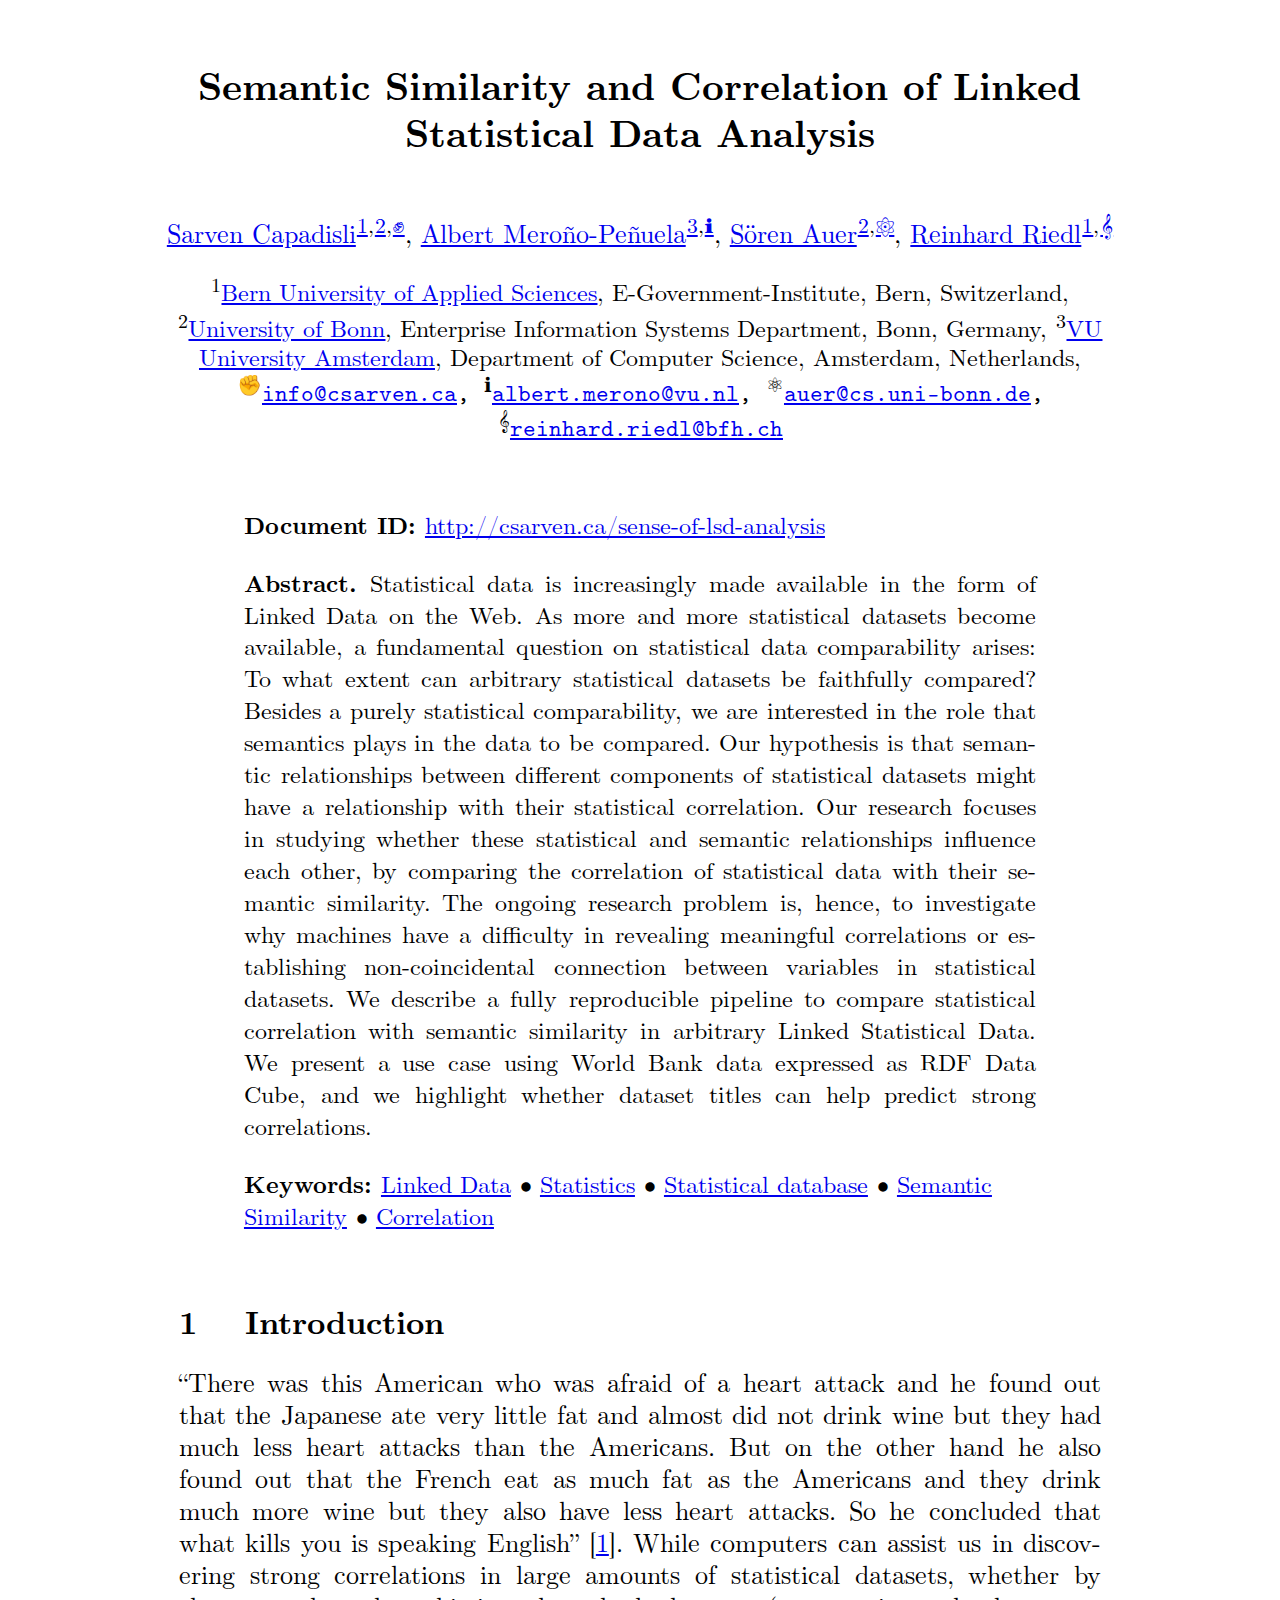
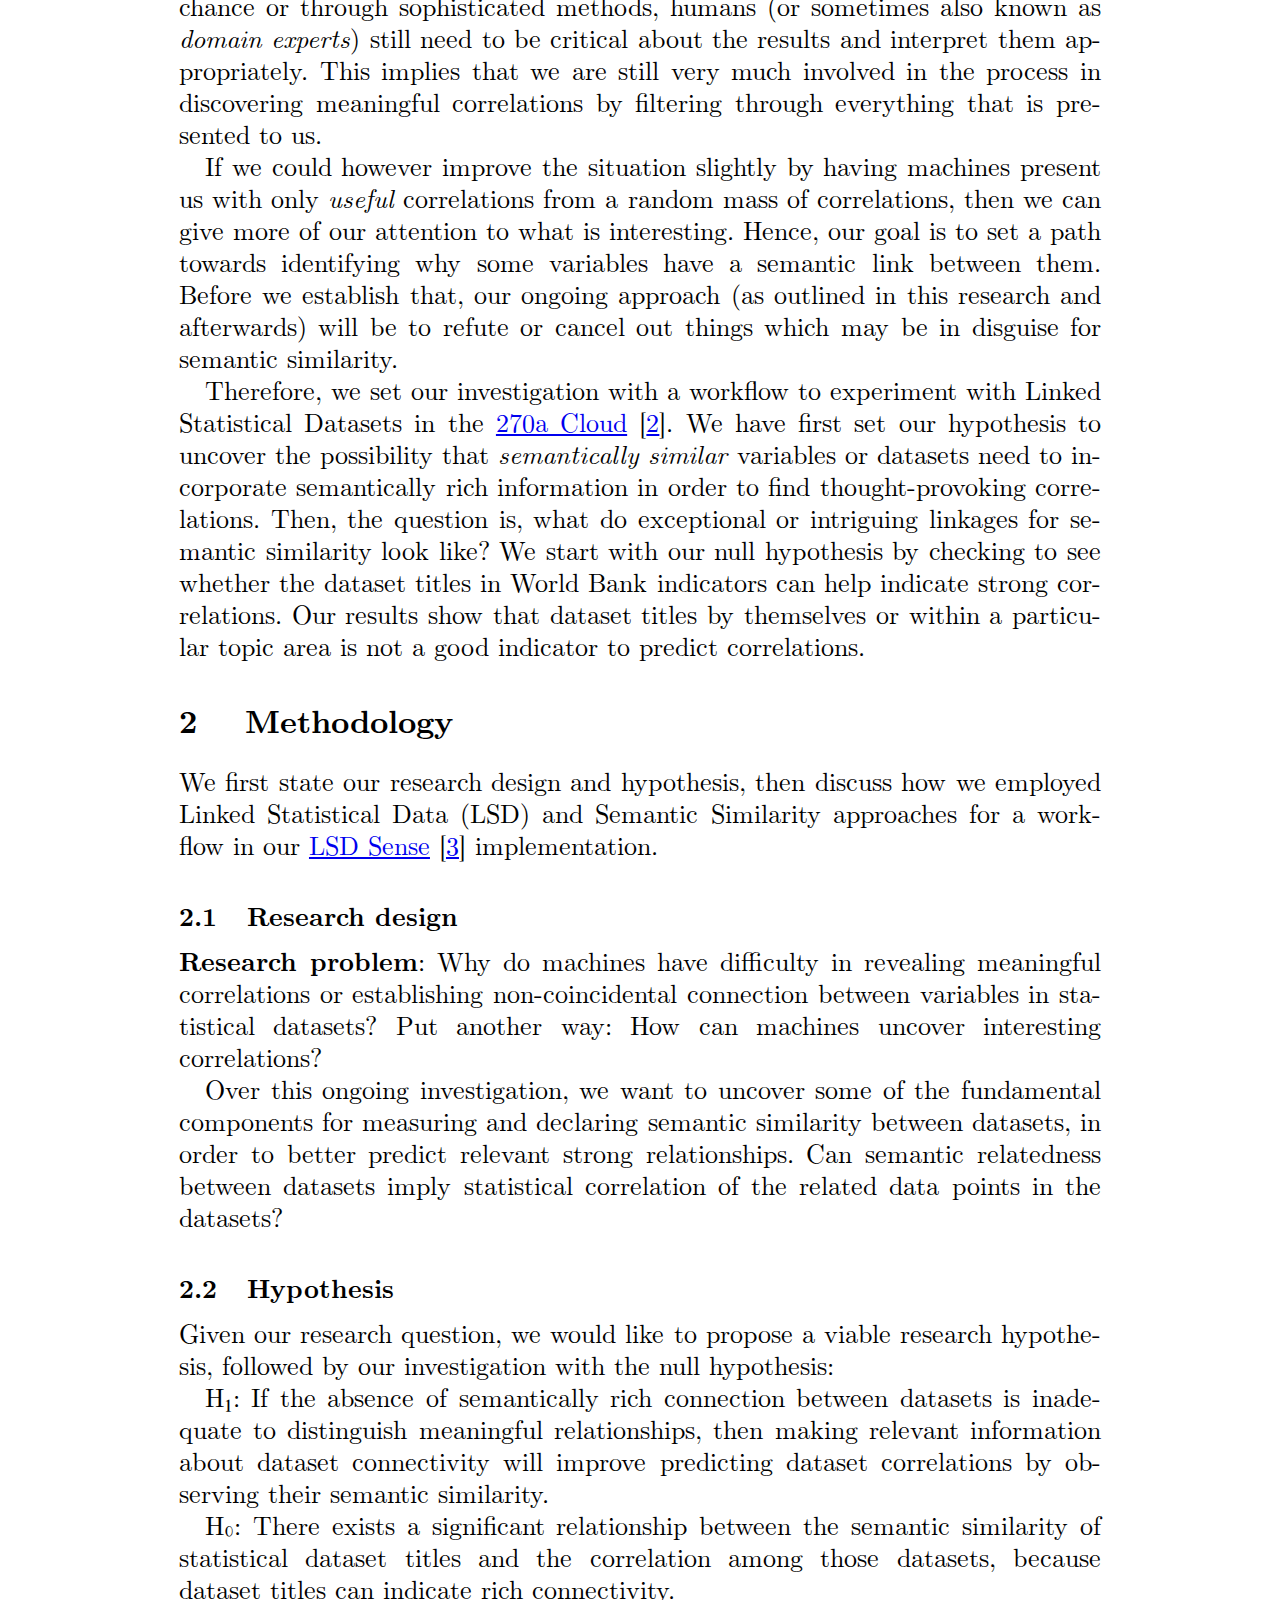
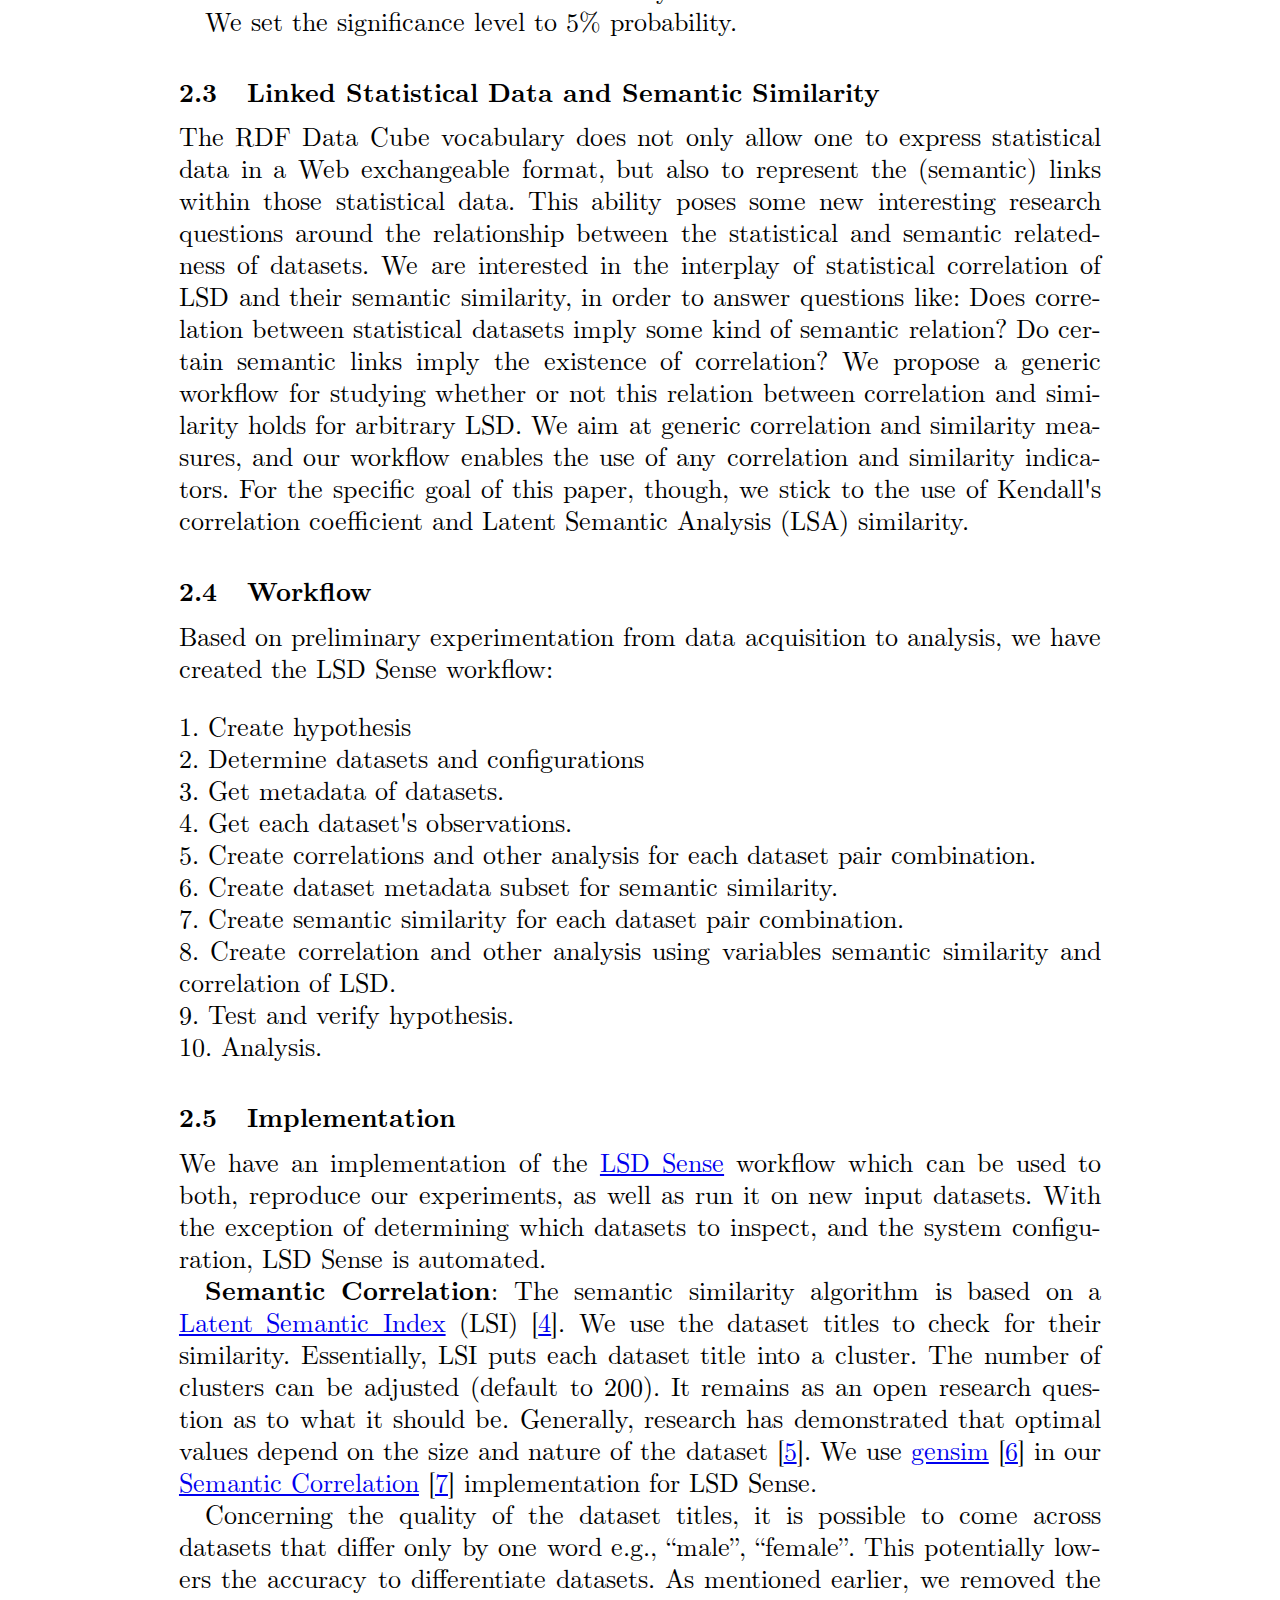
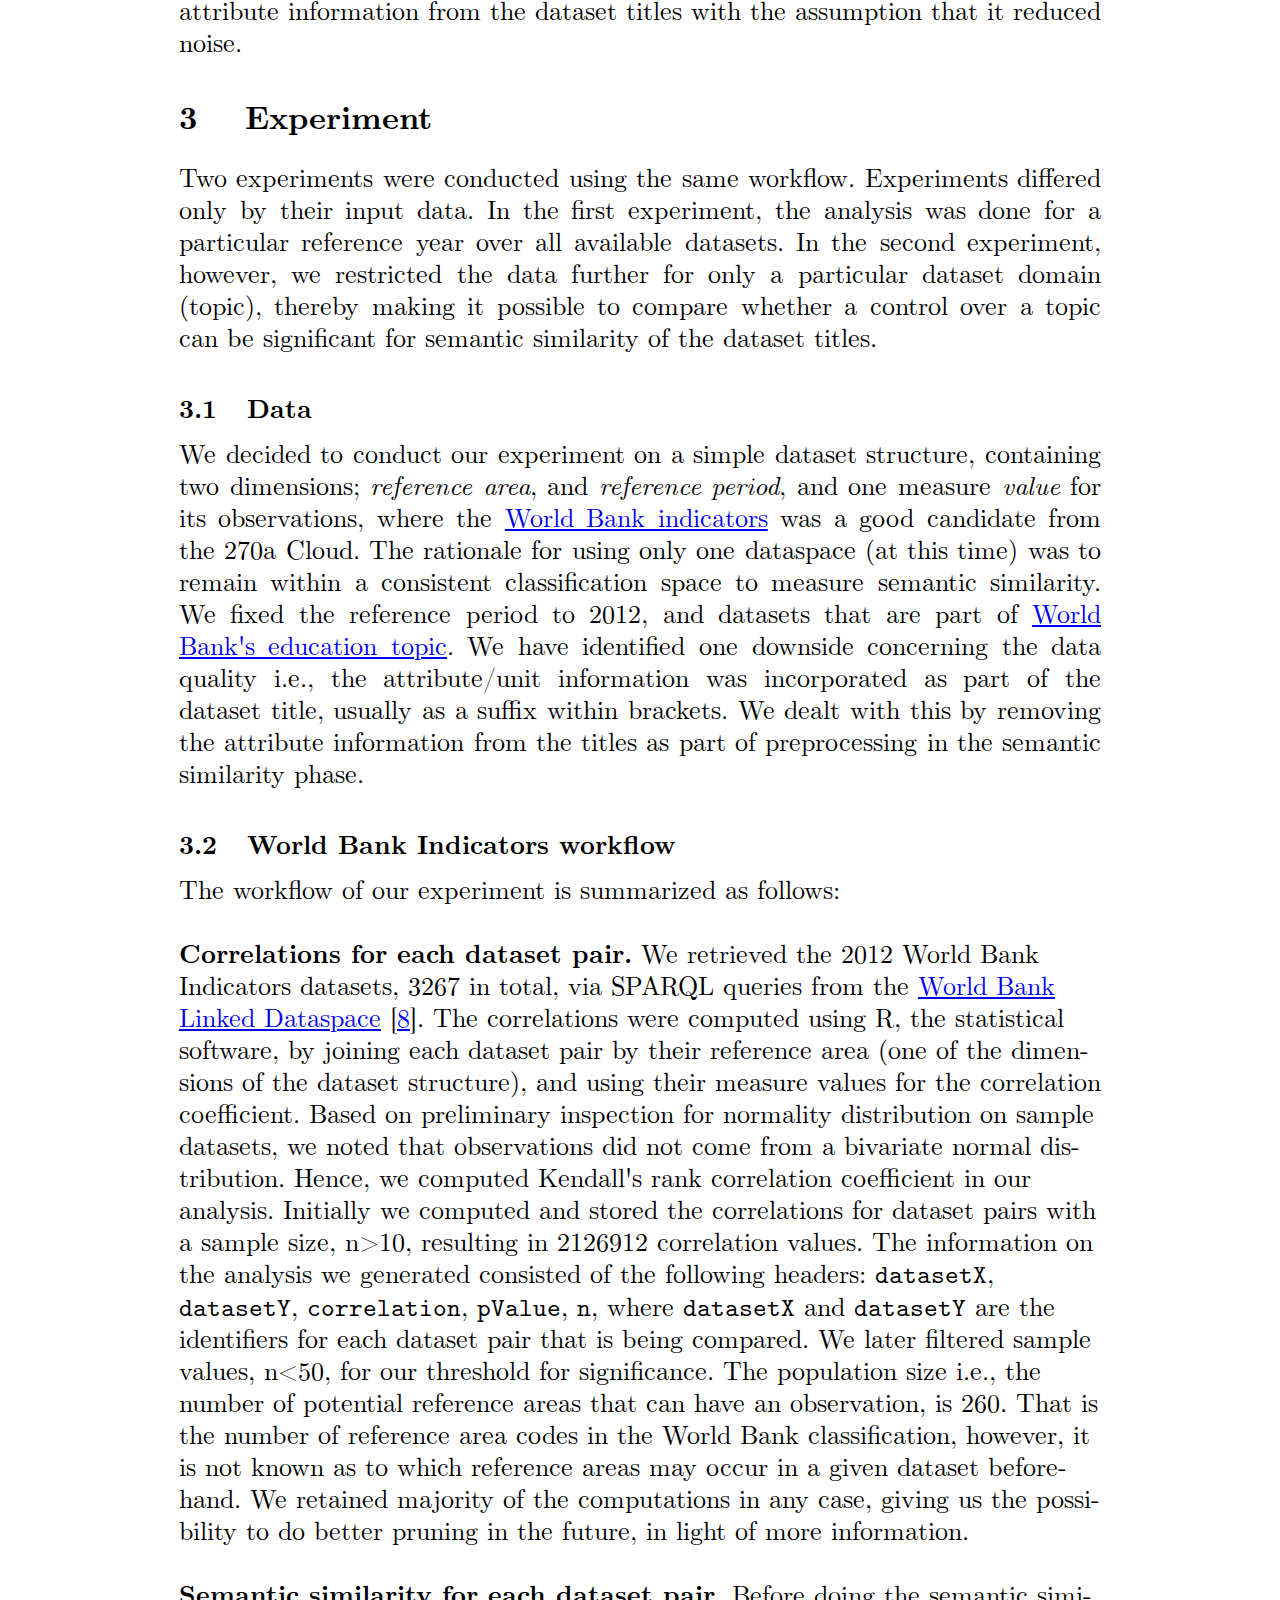
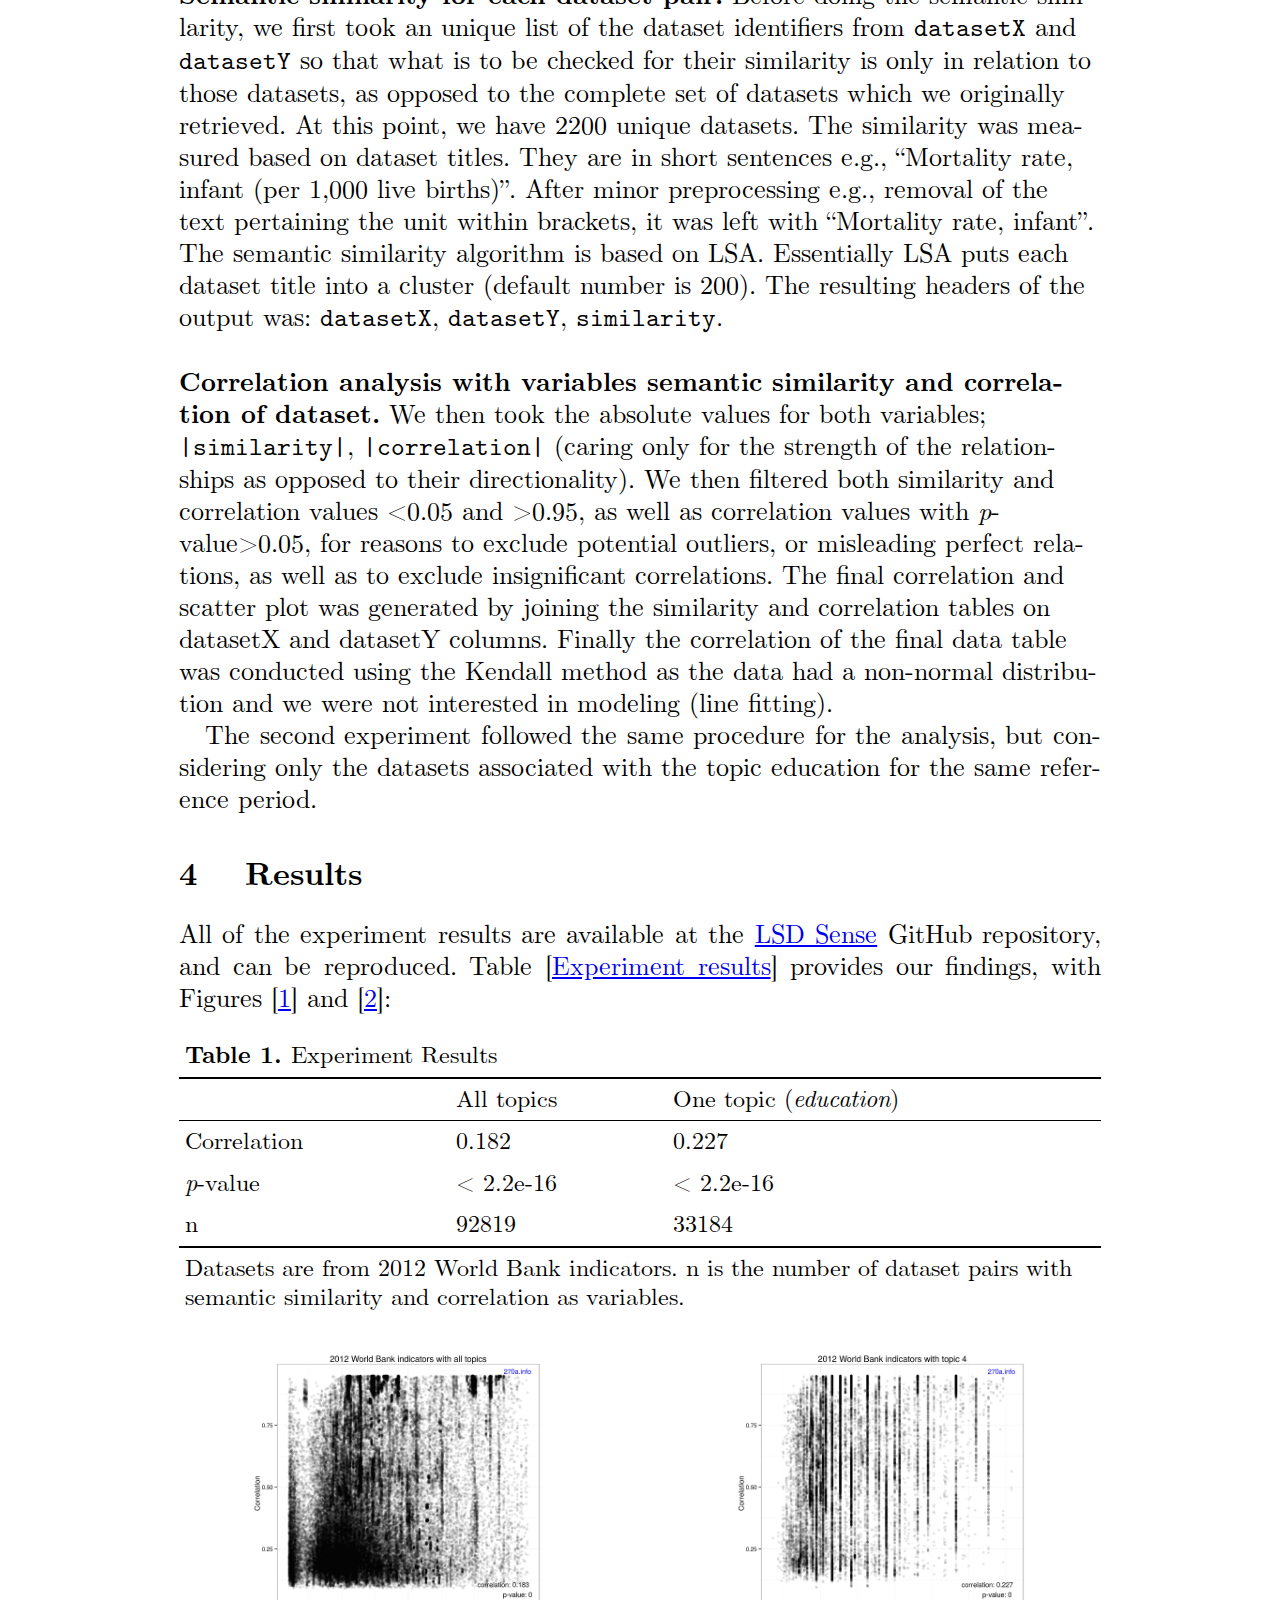
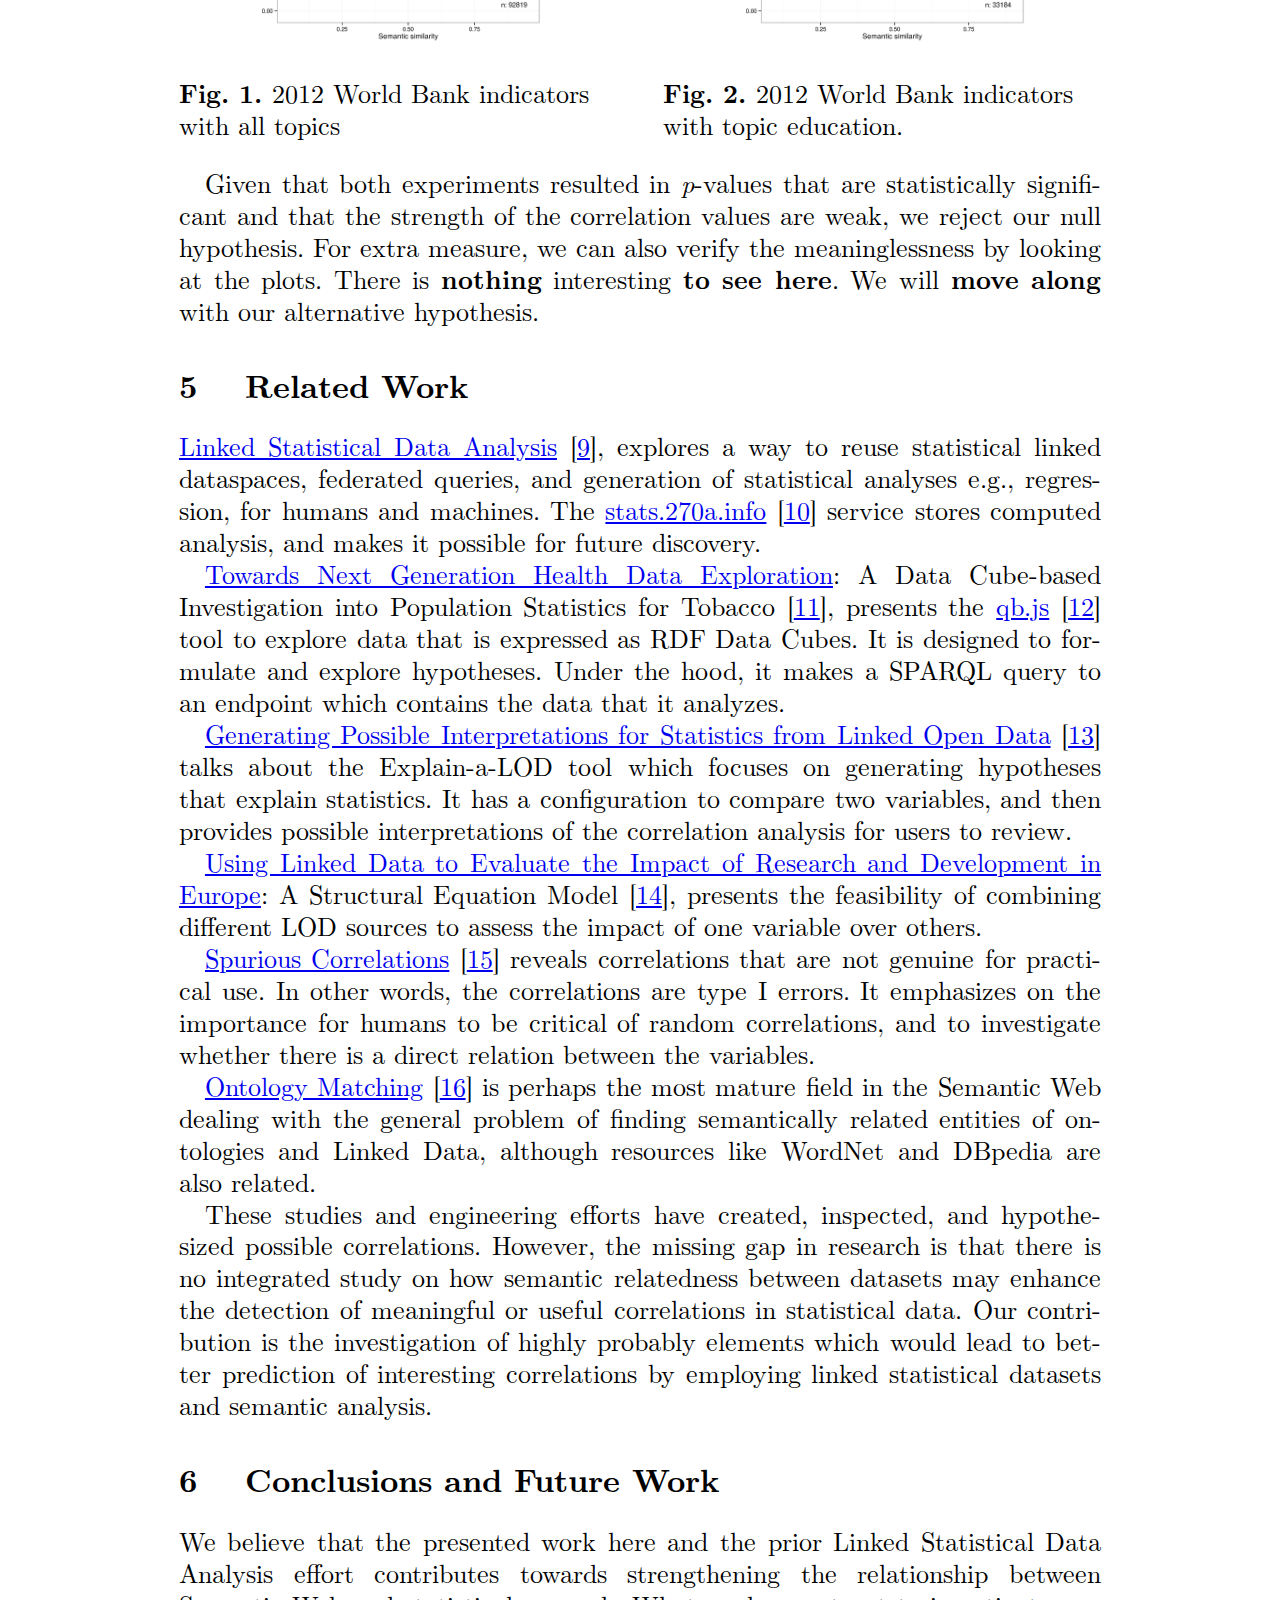
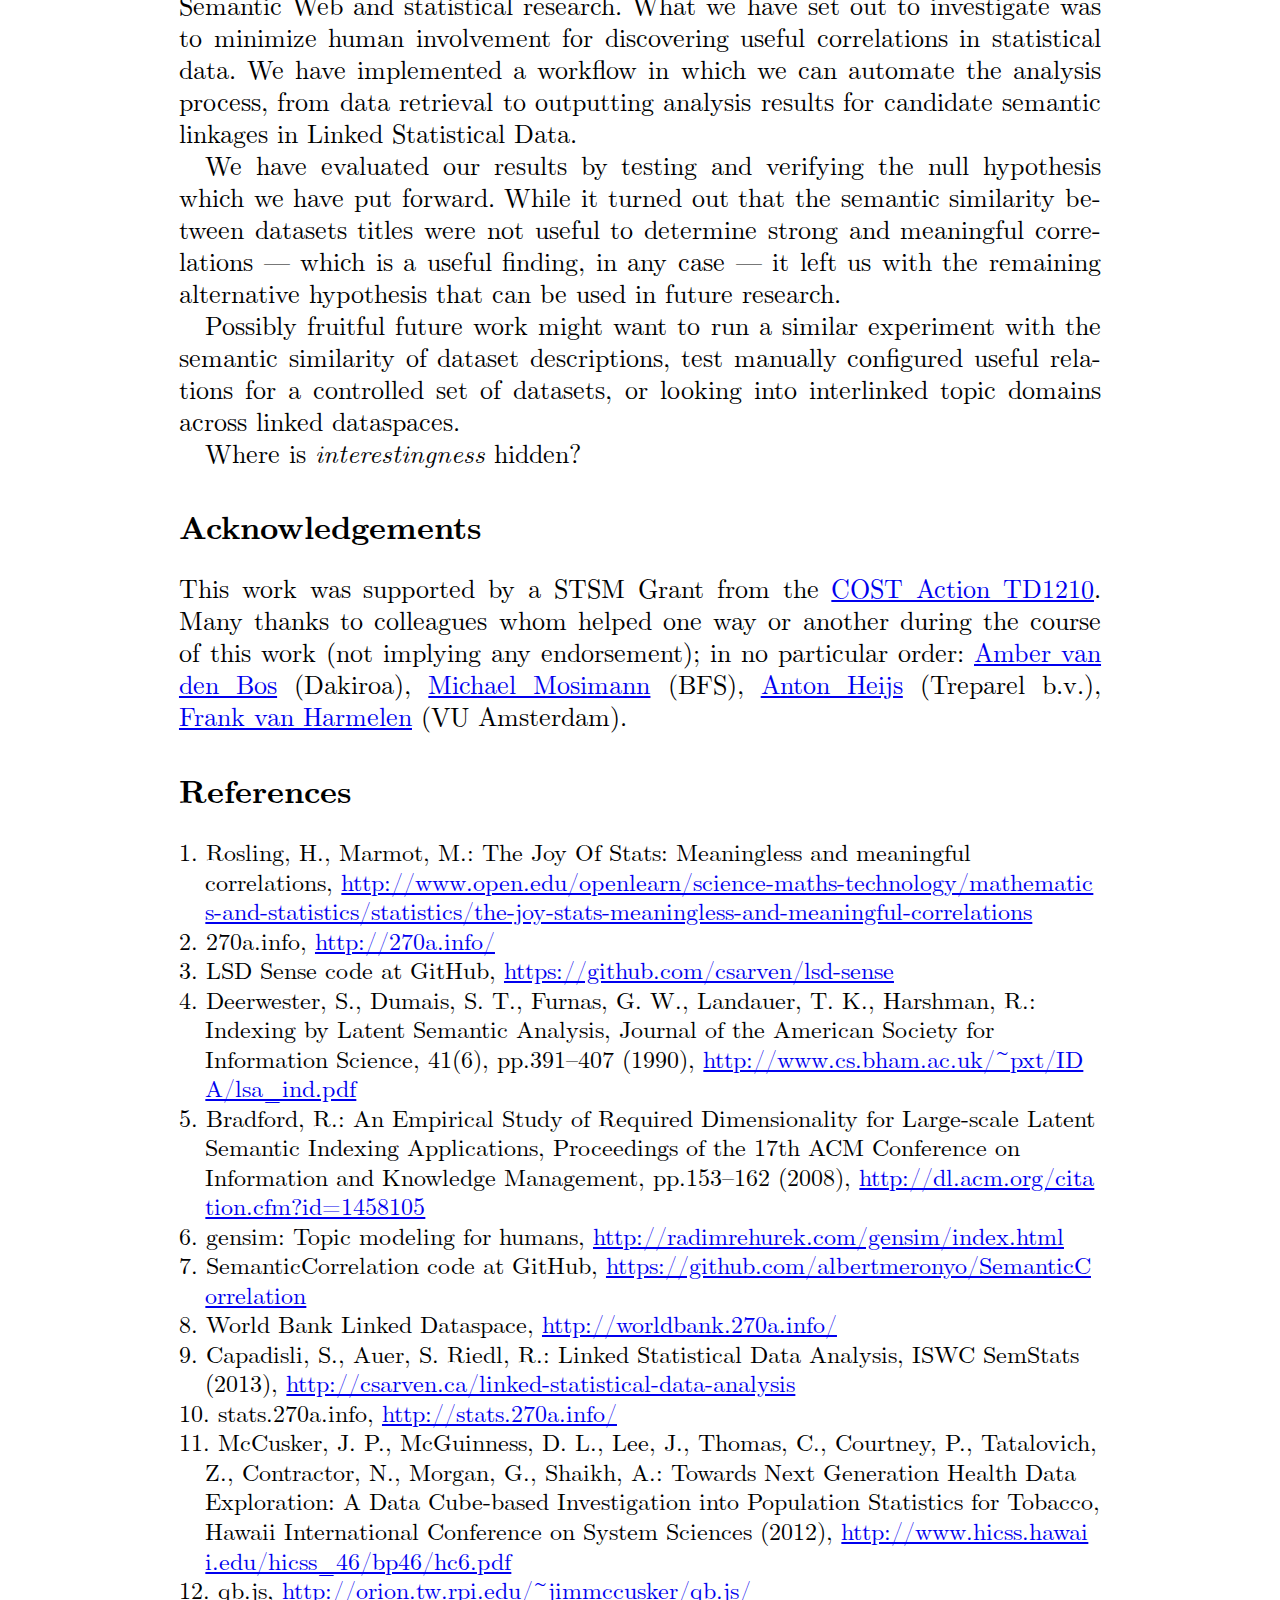
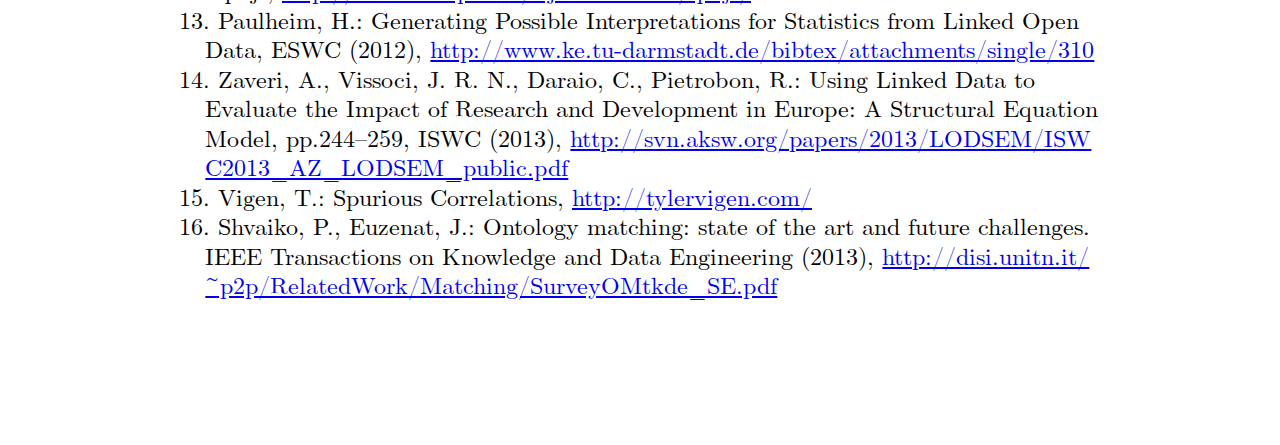
<file: index.html>
<!DOCTYPE html>
<html xmlns="http://www.w3.org/1999/xhtml"
    xml:lang="en" lang="en">
    <head>
        <meta charset="utf-8"/>
        <title>Semantic Similarity and Correlation of Linked Statistical Data Analysis</title>
        <link rel="stylesheet" media="all" title="LNCS" href="lncs.css"/>
    </head>

    <body about="[this:]" typeof="schema:CreativeWork sioc:Post schema:ScholarlyArticle prov:Entity" class="h-feed" prefix="rdf: http://www.w3.org/1999/02/22-rdf-syntax-ns# rdfs: http://www.w3.org/2000/01/rdf-schema# owl: http://www.w3.org/2002/07/owl# xsd: http://www.w3.org/2001/XMLSchema# dcterms: http://purl.org/dc/terms/ foaf: http://xmlns.com/foaf/0.1/ v: http://www.w3.org/2006/vcard/ns# pimspace: http://www.w3.org/ns/pim/space# cc: http://creativecommons.org/ns# skos: http://www.w3.org/2004/02/skos/core# prov: http://www.w3.org/ns/prov# schema: http://schema.org/ rsa: http://www.w3.org/ns/auth/rsa# cert: http://www.w3.org/ns/auth/cert# cal: http://www.w3.org/2002/12/cal/ical# wgs: http://www.w3.org/2003/01/geo/wgs84_pos# org: http://www.w3.org/ns/org# biblio: http://purl.org/net/biblio# bibo: http://purl.org/ontology/bibo/ book: http://purl.org/NET/book/vocab# ov: http://open.vocab.org/terms/ doap: http://usefulinc.com/ns/doap# dbr: http://dbpedia.org/resource/ dbp: http://dbpedia.org/property/ sio: http://semanticscience.org/resource/ opmw: http://www.opmw.org/ontology/ deo: http://purl.org/spar/deo/ doco: http://purl.org/spar/doco/ cito: http://purl.org/spar/cito/ fabio: http://purl.org/spar/fabio/ this: http://csarven.ca/sense-of-lsd-analysis">
        <article class="h-entry">

            <h1 class="p-name" property="schema:name">Semantic Similarity and Correlation of Linked Statistical Data Analysis</h1>

            <div id="authors">
                <dl id="author-name">
                    <dt>Authors</dt>
                    <dd id="author-1"><span about="[this:]" rel="schema:creator schema:publisher schema:contributor schema:author"><a about="http://csarven.ca/#i" typeof="schema:Person" rel="schema:url" property="schema:name" href="http://csarven.ca/">Sarven Capadisli</a></span><span about="http://csarven.ca/#i" rel="schema:memberOf" resource="[dbr:Bern_University_of_Applied_Sciences]"></span><span about="http://csarven.ca/#i" rel="schema:memberOf" resource="[dbr:University_of_Bonn]"></span><sup><a href="#author-org-1">1</a></sup><sup><a href="#author-org-2">2</a></sup><sup><a href="#author-email-1">✊</a></sup></dd>
                    <dd id="author-3"><span about="[this:]" rel="schema:contributor"><a href="http://www.albertmeronyo.org/" property="schema:name">Albert Meroño-Peñuela</a></span><span about="http://www.albertmeronyo.org/" rel="schema:memberOf" resource="[dbr:VU_University_Amsterdam]"></span><sup><a href="#author-org-3">3</a></sup><sup><a href="#author-email-2">ℹ</a></sup></dd>
                    <dd id="author-2"><span about="[this:]" rel="schema:contributor"><a about="[this:#SörenAuer]" typeof="schema:Person" rel="schema:url" property="schema:name" href="http://www.iai.uni-bonn.de/~auer/">Sören Auer</a></span><span about="[this:#SörenAuer]" rel="schema:memberOf" resource="[dbr:University_of_Bonn]"></span><sup><a href="#author-org-2">2</a></sup><sup><a href="#author-email-3">⚛</a></sup></dd>
                    <dd id="author-4"><span about="[this:]" rel="schema:contributor"><a about="[this:#ReinhardRiedl]" typeof="schema:Person" rel="schema:url" property="schema:name" href="http://www.wirtschaft.bfh.ch/de/ueber_uns/kontakt/detailseite.html?tx_bfhpersonalpages_p=rer2&#38;tx_bfhpersonalpages_screen=data">Reinhard Riedl</a></span><span about="[this:#ReinhardRiedl]" rel="schema:memberOf" resource="[dbr:Bern_University_of_Applied_Sciences]"></span><sup><a href="#author-org-1">1</a></sup><sup><a href="#author-email-4">𝄞</a></sup></dd>
                </dl>

                <ul id="author-org">
                    <li id="author-org-1"><sup>1</sup><a about="[dbr:Bern_University_of_Applied_Sciences]" typeof="schema:Organization" property="schema:name" rel="schema:url" href="http://bfh.ch/">Bern University of Applied Sciences</a>, E-Government-Institute, Bern, Switzerland</li>
                    <li id="author-org-2"><sup>2</sup><a about="[dbr:University_of_Bonn]" typeof="schema:Organization" property="schema:name" rel="schema:url" href="http://uni-bonn.de/">University of Bonn</a>, Enterprise Information Systems Department, Bonn, Germany</li>
                    <li id="author-org-3"><sup>3</sup><a about="[dbr:VU_University_Amsterdam]" typeof="schema:Organization" property="schema:name" rel="schema:url" href="http://vu.nl/">VU University Amsterdam</a>, Department of Computer Science, Amsterdam, Netherlands</li>
                    <li></li>
                </ul>

                <ul id="author-email">
                    <li id="author-email-1"><sup>✊</sup><a about="http://csarven.ca/#i" rel="schema:email" href="mailto:info@csarven.ca" class="author-email">info@csarven.ca</a></li>
                    <li id="author-email-2"><sup>ℹ</sup><a about="http://www.albertmeronyo.org/" rel="schema:email" href="mailto:albert.merono@vu.nl" class="author-email">albert.merono@vu.nl</a></li>
                    <li id="author-email-3"><sup>⚛</sup><a about="http://aksw.org/SoerenAuer" rel="schema:email" href="mailto:auer@cs.uni-bonn.de">auer@cs.uni-bonn.de</a></li>
                    <li id="author-email-4"><sup>𝄞</sup><a about="http://www.wirtschaft.bfh.ch/de/ueber_uns/kontakt/detailseite.html?tx_bfhpersonalpages_p=rer2&#38;tx_bfhpersonalpages_screen=data" rel="schema:email" href="mailto:reinhard.riedl@bfh.ch">reinhard.riedl@bfh.ch</a></li>
                </ul>
            </div>

            <dl id="document-identifier">
                <dt>Document ID</dt>
                <dd><a href="http://csarven.ca/sense-of-lsd-analysis">http://csarven.ca/sense-of-lsd-analysis</a></dd>
            </dl>

            <dl id="document-published">
                <dt>Published</dt>
                <dd><time datetime="2014-07-21" property="schema:datePublished" content="2014-07-21T09:00:00Z" datatype="xsd:dateTime">2014-07-21</time></dd>
            </dl>

            <dl id="document-modified">
                <dt>Modified</dt>
                <dd><time datetime="2015-03-21" property="schema:dateModified" content="2015-03-21T09:00:00Z" datatype="xsd:dateTime">2015-03-21</time></dd>
            </dl>

            <dl id="document-license">
                <dt>License</dt>
                <dd><a about="[this:]" rel="license schema:license" href="http://creativecommons.org/licenses/by-sa/4.0/" title="Creative Commons Attribution-ShareAlike 4.0 Unported">CC BY-SA 4.0</a></dd>
            </dl>

            <dl id="document-purpose">
                <dt>Purpose</dt>
                <dd property="schema:purpose">Making &#8220;sense&#8221; of Linked Statistical Data and Analysis.</dd>
            </dl>

            <div id="content" class="e-content">
                <section id="abstract" about="[this:]">
                    <h2>Abstract</h2>
                    <div property="schema:abstract" class="p-summary">
                        <p>Statistical data is increasingly made available in the form of Linked Data on the Web. As more and more statistical datasets become available, a fundamental question on statistical data comparability arises: To what extent can arbitrary statistical datasets be faithfully compared? Besides a purely statistical comparability, we are interested in the role that semantics plays in the data to be compared. Our hypothesis is that semantic relationships between different components of statistical datasets might have a relationship with their statistical correlation. Our research focuses in studying whether these statistical and semantic relationships influence each other, by comparing the correlation of statistical data with their semantic similarity. The ongoing research problem is, hence, to investigate why machines have a difficulty in revealing meaningful correlations or establishing non-coincidental connection between variables in statistical datasets. We describe a fully reproducible pipeline to compare statistical correlation with semantic similarity in arbitrary Linked Statistical Data. We present a use case using World Bank data expressed as RDF Data Cube, and we highlight whether dataset titles can help predict strong correlations.</p>
                    </div>
                </section>

                <section id="keywords" about="[this:]">
                    <h2>Keywords</h2>
                    <div>
                        <ul rel="schema:about">
                            <li><a resource="http://dbpedia.org/resource/Linked_Data" href="http://en.wikipedia.org/wiki/Linked_Data">Linked Data</a></li>
                            <li><a resource="http://dbpedia.org/resource/Statistics" href="http://en.wikipedia.org/wiki/Statistics">Statistics</a></li>
                            <li><a resource="http://dbpedia.org/resource/Statistical_database" href="http://en.wikipedia.org/wiki/Statistical_database">Statistical database</a></li>
                            <li><a resource="http://dbpedia.org/resource/Semantic_similarity" href="http://en.wikipedia.org/wiki/Semantic_similarity">Semantic Similarity</a></li>
                            <li><a resource="http://dbpedia.org/resource/Correlation_and_dependence" href="http://en.wikipedia.org/wiki/Correlation_and_dependence">Correlation</a></li>
                        </ul>
                    </div>
                </section>


                <section id="introduction" about="[this:]" rel="schema:hasPart">
                    <h2 about="[this:#introduction]" property="schema:name">Introduction</h2>
                    <div about="[this:#introduction]" property="schema:description" typeof="deo:Introduction">
                        <p><span about="[this:]" rel="schema:hasPart"><q about="[this:#prologue]" typeof="deo:Prologue" property="schema:description" cite="http://www.open.edu/openlearn/science-maths-technology/mathematics-and-statistics/statistics/the-joy-stats-meaningless-and-meaningful-correlations">There was this American who was afraid of a heart attack and he found out that the Japanese ate very little fat and almost did not drink wine but they had much less heart attacks than the Americans. But on the other hand he also found out that the French eat as much fat as the Americans and they drink much more wine but they also have less heart attacks. So he concluded that what kills you is speaking English</q></span> [<a href="#ref-1">1</a>]. While computers can assist us in discovering strong correlations in large amounts of statistical datasets, whether by chance or through sophisticated methods, humans (or sometimes also known as <em>domain experts</em>) still need to be critical about the results and interpret them appropriately. This implies that we are still very much involved in the process in discovering meaningful correlations by filtering through everything that is presented to us.</p>

                        <p about="[this:#motivation]" typeof="deo:Motivation" property="schema:description">If we could however improve the situation slightly by having machines present us with only <em>useful</em> correlations from a random mass of correlations, then we can give more of our attention to what is interesting. Hence, our goal is to set a path towards identifying why some variables have a semantic link between them. Before we establish that, our ongoing approach (as outlined in this research and afterwards) will be to refute or cancel out things which may be in disguise for semantic similarity.</p>

                        <p>Therefore, we set our investigation with a workflow to experiment with Linked Statistical Datasets in the <a href="http://270a.info/">270a Cloud</a> [<a href="#ref-2">2</a>]. We have first set our hypothesis to uncover the possibility that <em>semantically similar</em> variables or datasets need to incorporate semantically rich information in order to find thought-provoking correlations. Then, the question is, what do exceptional or intriguing linkages for semantic similarity look like? We start with our null hypothesis by checking to see whether the dataset titles in World Bank indicators can help indicate strong correlations. Our results show that dataset titles by themselves or within a particular topic area is not a good indicator to predict correlations.</p>
                    </div>
                </section>


                <section id="methodology" about="[this:]" rel="schema:hasPart">
                    <h2 about="[this:#methodology]" property="schema:name">Methodology</h2>
                    <div about="[this:#methodology]" typeof="deo:Methods" property="schema:description">
                        <p>We first state our research design and hypothesis, then discuss how we employed Linked Statistical Data (LSD) and Semantic Similarity approaches for a workflow in our <a href="https://github.com/csarven/lsd-sense">LSD Sense</a> [<a href="#ref-3">3</a>] implementation.</p>

                        <section id="research-design" about="[this:#methodology]" rel="schema:hasPart">
                            <h3 about="[this:#research-design]" rel="schema:name">Research design</h3>
                            <div about="[this:#research-design]" typeof="deo:ProblemStatement" property="schema:description">
                                <p><strong>Research problem</strong>: Why do machines have difficulty in revealing meaningful correlations or establishing non-coincidental connection between variables in statistical datasets? Put another way: How can machines uncover interesting correlations?</p>

                                <p>Over this ongoing investigation, we want to uncover some of the fundamental components for measuring and declaring semantic similarity between datasets, in order to better predict relevant strong relationships. Can semantic relatedness between datasets imply statistical correlation of the related data points in the datasets?</p>
                            </div>
                        </section>


                        <section id="hypothesis" about="[this:#methodology]" rel="schema:hasPart">
                            <h3 about="[this:#hypothesis]" property="schema:name">Hypothesis</h3>
                            <div about="[this:#hypothesis]" typeof="deo:ProblemStatement" property="schema:description">
                                <p>Given our research question, we would like to propose a viable research hypothesis, followed by our investigation with the null hypothesis:</p>

                                <p id="hypothesis-alternative" about="[this:#hypothesis-alternative]" typeof="sio:SIO_000284" property="rdfs:label">H&#8321;: If the absence of semantically rich connection between datasets is inadequate to distinguish meaningful relationships, then making relevant information about dataset connectivity will improve predicting dataset correlations by observing their semantic similarity.</p>

                                <p id="hypothesis-null" about="[this:#hypothesis-null]" typeof="sio:SIO_000284" property="rdfs:label">H&#8320;: There exists a significant relationship between the semantic similarity of statistical dataset titles and the correlation among those datasets, because dataset titles can indicate rich connectivity.</p>
                                <span about="[this:#variable-semantic-similarity-lsd-titles]" typeof="sio:SIO_000367" property="rdfs:label" content="semantic similarity"></span><span about="[this:#variable-correlation-lsd]" typeof="sio:SIO_000367" property="rdfs:label" content="correlation"></span>

                                <p>We set the significance level to 5% probability.</p>
                            </div>
                        </section>


                        <section id="semantic-similarity" about="[this:#methodology]" rel="schema:hasPart">
                            <h3 about="[this:#semantic-similarity]" property="schema:name">Linked Statistical Data and Semantic Similarity</h3>
                            <div about="[this:#semantic-similarity]" property="schema:description">
                                <p>The RDF Data Cube vocabulary does not only allow one to express statistical data in a Web exchangeable format, but also to represent the (semantic) links within those statistical data. This ability poses some new interesting research questions around the relationship between the statistical and semantic relatedness of datasets. We are interested in the interplay of statistical correlation of LSD and their semantic similarity, in order to answer questions like: Does correlation between statistical datasets imply some kind of semantic relation? Do certain semantic links imply the existence of correlation? We propose a generic workflow for studying whether or not this relation between correlation and similarity holds for arbitrary LSD. We aim at generic correlation and similarity measures, and our workflow enables the use of any correlation and similarity indicators. For the specific goal of this paper, though, we stick to the use of Kendall's correlation coefficient and Latent Semantic Analysis (LSA) similarity.</p>
                            </div>
                        </section>

                        <section id="workflow" about="[this:#methodology]" rel="schema:hasPart">
                            <h3 about="[this:#workflow]" rel="schema:name">Workflow</h3>
                            <div about="[this:#workflow]" typeof="opmw:WorkflowTemplate deo:Model">
                                <p>Based on preliminary experimentation from data acquisition to analysis, we have created the <span property="rdfs:label">LSD Sense workflow</span>:</p>

                                <ol>
                                    <li id="workflow-create-hypothesis" about="[this:#workflow-create-hypothesis]" typeof="opmw:WorkflowTemplateProcess" rel="opmw:isStepOfTemplate" resource="[this:#workflow]" property="rdfs:label">Create hypothesis</li>
                                    <li id="workflow-configure" about="[this:#workflow-configure]" typeof="opmw:WorkflowTemplateProcess" rel="opmw:isStepOfTemplate" resource="[this:#workflow]" property="rdfs:label">Determine datasets and configurations</li>
                                    <li id="workflow-get-metadata-lsd" about="[this:#workflow-get-metadata-lsd]" typeof="opmw:WorkflowTemplateProcess" rel="opmw:isStepOfTemplate" resource="[this:#workflow]" property="rdfs:label">Get metadata of datasets.</li>
                                    <li id="workflow-get-observations-lsd" about="[this:#workflow-get-observations-lsd]" typeof="opmw:WorkflowTemplateProcess" rel="opmw:isStepOfTemplate" resource="[this:#workflow]" property="rdfs:label">Get each dataset's observations.</li>
                                    <li id="workflow-create-analysis-lsd" about="[this:#workflow-create-analysis-lsd]" typeof="opmw:WorkflowTemplateProcess" rel="opmw:isStepOfTemplate" resource="[this:#workflow]" property="rdfs:label">Create correlations and other analysis for each dataset pair combination.</li>
                                    <li id="workflow-create-preprocess-semantic-similarity" about="[this:#workflow-create-preprocess-semantic-similarity]" typeof="opmw:WorkflowTemplateProcess" rel="opmw:isStepOfTemplate" resource="[this:#workflow]" property="rdfs:label">Create dataset metadata subset for semantic similarity.</li>
                                    <li id="workflow-create-analysis-semantic-similarity" about="[this:#workflow-create-analysis-semantic-similarity]" typeof="opmw:WorkflowTemplateProcess" rel="opmw:isStepOfTemplate" resource="[this:#workflow]" property="rdfs:label">Create semantic similarity for each dataset pair combination.</li>
                                    <li id="workflow-create-analysis-semantic-similarity-correlation" about="[this:#workflow-create-analysis-semantic-similarity-correlation]" typeof="opmw:WorkflowTemplateProcess" rel="opmw:isStepOfTemplate" resource="[this:#workflow]" property="rdfs:label">Create correlation and other analysis using variables semantic similarity and correlation of LSD.</li>
                                    <li id="workflow-test-verify-hypothesis" about="[this:#workflow-test-verify-hypothesis]" typeof="opmw:WorkflowTemplateProcess" rel="opmw:isStepOfTemplate" resource="[this:#workflow]" property="rdfs:label">Test and verify hypothesis.</li>
                                    <li id="workflow-analysis" about="[this:#workflow-analysis]" typeof="opmw:WorkflowTemplateProcess" rel="opmw:isStepOfTemplate" resource="[this:#workflow]" property="rdfs:label">Analysis.</li>
                                </ol>
                            </div>
                        </section>

                        <section id="implementation" about="[this:#methodology]" rel="schema:hasPart">
                            <h3 about="[this:#implementation]" property="schema:name">Implementation</h3>
                            <div about="[this:#implementation]" property="schema:description">
                                <p>We have an implementation of the <a href="https://github.com/csarven/lsd-sense">LSD Sense</a> workflow which can be used to both, reproduce our experiments, as well as run it on new input datasets. With the exception of determining which datasets to inspect, and the system configuration, LSD Sense is automated.</p>

                                <p id="semantic-correlation"><strong>Semantic Correlation</strong>: The semantic similarity algorithm is based on a <a href="http://www.cs.bham.ac.uk/~pxt/IDA/lsa_ind.pdf">Latent Semantic Index</a> (LSI) [<a href="#ref-4">4</a>]. We use the dataset titles to check for their similarity. Essentially, LSI puts each dataset title into a cluster. The number of clusters can be adjusted (default to 200). It remains as an open research question as to what it should be. Generally, research has demonstrated that optimal values depend on the size and nature of the dataset [<a href="#ref-5">5</a>]. We use <a href="http://radimrehurek.com/gensim/index.html">gensim</a> [<a href="#ref-6">6</a>] in our <a href="https://github.com/albertmeronyo/SemanticCorrelation">Semantic Correlation</a> [<a href="#ref-7">7</a>] implementation for LSD Sense.</p>

                                <p>Concerning the quality of the dataset titles, it is possible to come across datasets that differ only by one word e.g., <q>male</q>, <q>female</q>. This potentially lowers the accuracy to differentiate datasets. As mentioned earlier, we removed the attribute information from the dataset titles with the assumption that it reduced noise.</p>
                            </div>
                        </section>
                    </div>
                </section>


                <section id="experiment" about="[this:]" rel="schema:hasPart">
                    <h2 about="[this:#experiment]" resource="[this:#experiment]">Experiment</h2>
                    <div about="[this:#experiment]" typeof="sio:SIO_000994 deo:Materials">
                        <p>Two experiments were conducted using the same workflow. Experiments differed only by their input data. In the first experiment, the analysis was done for a particular reference year over all available datasets. In the second experiment, however, we restricted the data further for only a particular dataset domain (topic), thereby making it possible to compare whether a control over a topic can be significant for semantic similarity of the dataset titles.</p>

                        <section id="data" about="[this:#experiment]" rel="schema:hasPart">
                            <h3 about="[this:#data]" rel="schema:name">Data</h3>
                            <div about="[this:#data]" typeof="deo:Data" property="schema:description">
                                <p>We decided to conduct our experiment on a simple dataset structure, containing two dimensions; <em>reference area</em>, and <em>reference period</em>, and one measure <em>value</em> for its observations, where the <span about="[this:]" rel="schema:hasPart"><a id="data-worldbank-indicators" about="[this:#data-worldbank-indicators]" typeof="deo:DatasetDescription" property="rdfs:label" rel="rdfs:seeAlso" href="http://worldbank.270a.info/dataset/world-bank-indicators">World Bank indicators</a></span> was a good candidate from the 270a Cloud. The rationale for using only one dataspace (at this time) was to remain within a consistent classification space to measure semantic similarity. We fixed the reference period to 2012, and datasets that are part of <span about="[this:]" rel="schema:hasPart"><a id="data-worldbank-indicators-topic-4" about="[this:#data-worldbank-indicators-topic-4]" typeof="deo:DatasetDescription" property="rdfs:label" rel="rdfs:seeAlso" href="http://worldbank.270a.info/classification/topic/4">World Bank's education topic</a></span>. We have identified one downside concerning the data quality i.e., the attribute/unit information was incorporated as part of the dataset title, usually as a suffix within brackets. We dealt with this by removing the attribute information from the titles as part of preprocessing in the semantic similarity phase.</p>
                            </div>
                        </section>

                        <section id="experiment-workflow-worldbank" about="[this:#experiment]" rel="schema:hasPart">
                            <h3 about="[this:#experiment-workflow-worldbank]" rel="schema:name">World Bank Indicators workflow</h3>
                            <div about="[this:#experiment-workflow-worldbank]" property="schema:description">
                                <p>The workflow of our experiment is summarized as follows:</p>

                                <section id="experiment-workflow-worldbank-correlations" about="[this:#experiment-workflow-worldbank]" rel="schema:hasPart">
                                    <h4 about="[this:#experiment-workflow-worldbank-correlations]" rel="schema:name">Correlations for each dataset pair</h4>
                                    <div about="[this:#experiment-workflow-worldbank-correlations]" rel="schema:description">
                                        <p>We retrieved the 2012 World Bank Indicators datasets, 3267 in total, via SPARQL queries from the <a href="http://worldbank.270a.info/">World Bank Linked Dataspace</a> [<a href="#ref-8">8</a>]. The correlations were computed using R, the statistical software, by joining each dataset pair by their reference area (one of the dimensions of the dataset structure), and using their measure values for the correlation coefficient. Based on preliminary inspection for normality distribution on sample datasets, we noted that observations did not come from a bivariate normal distribution. Hence, we computed Kendall's rank correlation coefficient in our analysis. Initially we computed and stored the correlations for dataset pairs with a sample size, n&gt;10, resulting in 2126912 correlation values. The information on the analysis we generated consisted of the following headers: <code>datasetX</code>, <code>datasetY</code>, <code>correlation</code>, <code>pValue</code>, <code>n</code>, where <code>datasetX</code> and <code>datasetY</code> are the identifiers for each dataset pair that is being compared. We later filtered sample values, n&lt;50, for our threshold for significance. The population size i.e., the number of potential reference areas that can have an observation, is 260. That is the number of reference area codes in the World Bank classification, however, it is not known as to which reference areas may occur in a given dataset beforehand. We retained majority of the computations in any case, giving us the possibility to do better pruning in the future, in light of more information.</p>
                                    </div>
                                </section>

                                <section id="experiment-workflow-worldbank-similarity" about="[this:#experiment-workflow-worldbank]" rel="schema:hasPart">
                                    <h4 about="[this:#experiment-workflow-worldbank-similarity]" rel="schema:name">Semantic similarity for each dataset pair</h4>
                                    <div about="[this:#experiment-workflow-worldbank-similarity]" rel="schema:description">
                                        <p>Before doing the semantic similarity, we first took an unique list of the dataset identifiers from <code>datasetX</code> and <code>datasetY</code> so that what is to be checked for their similarity is only in relation to those datasets, as opposed to the complete set of datasets which we originally retrieved. At this point, we have 2200 unique datasets. The similarity was measured based on dataset titles. They are in short sentences e.g., <q>Mortality rate, infant (per 1,000 live births)</q>. After minor preprocessing e.g., removal of the text pertaining the unit within brackets, it was left with <q>Mortality rate, infant</q>. The semantic similarity algorithm is based on LSA. Essentially LSA puts each dataset title into a cluster (default number is 200). The resulting headers of the output was: <code>datasetX</code>, <code>datasetY</code>, <code>similarity</code>.</p>
                                    </div>
                                </section>

                                <section id="experiment-workflow-worldbank-similarity-correlations" about="[this:#experiment-workflow-worldbank]" rel="schema:hasPart">
                                    <h4 about="[this:#experiment-workflow-worldbank-similarity-correlations]" rel="schema:name">Correlation analysis with variables semantic similarity and correlation of dataset</h4>
                                    <div about="[this:#experiment-workflow-worldbank-similarity-correlations]" rel="schema:description">
                                        <p>We then took the absolute values for both variables; <code>&#x7c;similarity&#x7c;</code>, <code>&#x7c;correlation&#x7c;</code> (caring only for the strength of the relationships as opposed to their directionality). We then filtered both similarity and correlation values &lt;0.05 and &gt;0.95, as well as correlation values with <em>p</em>-value&gt;0.05, for reasons to exclude potential outliers, or misleading perfect relations, as well as to exclude insignificant correlations. The final correlation and scatter plot was generated by joining the similarity and correlation tables on datasetX and datasetY columns. Finally the correlation of the final data table was conducted using the Kendall method as the data had a non-normal distribution and we were not interested in modeling (line fitting).</p>

                                        <p>The second experiment followed the same procedure for the analysis, but considering only the datasets associated with the topic education for the same reference period.</p>
                                    </div>
                                </section>
                            </div>
                        </section>
                    </div>
                </section>


                <section id="results" about="[this:]" rel="schema:hasPart">
                    <h2 resource="[this:#results]" property="schema:name">Results</h2>
                    <div about="[this:#results]" typeof="deo:Results" property="schema:description">
                        <p>All of the experiment results are available at the <a href="https://github.com/csarven/lsd-sense">LSD Sense</a> GitHub repository, and can be reproduced. Table [<a href="#experiment-results">Experiment results</a>] provides our findings, with Figures [<a href="#figure_lsd-sense-worldbank-2012">1</a>] and [<a href="#figure_lsd-sense-worldbank-2012-topic-4">2</a>]:</p>

                        <table id="experiment-results">
                            <caption>Experiment Results</caption>
                            <thead>
                                <tr>
                                    <th></th>
                                    <th>All topics</th>
                                    <th>One topic (<em>education</em>)</th>
                                </tr>
                            </thead>
                            <tfoot>
                                <tr><td colspan="3">Datasets are from 2012 World Bank indicators. n is the number of dataset pairs with semantic similarity and correlation as variables.</td></tr>
                            </tfoot>
                            <tbody>
                                <tr><th>Correlation</th><td>0.182</td><td>0.227</td></tr>
                                <tr><th><em>p</em>-value</th><td>&lt; 2.2e-16</td><td>&lt; 2.2e-16</td></tr>
                                <tr><th>n</th><td>92819</td><td>33184</td></tr>
                            </tbody>
                        </table>

                        <div class="figure-column-2">
                            <figure id="figure_lsd-sense-worldbank-2012">
                                <img src="lsd-sense-worldbank-2012.png" width="300" height="300" alt="Figure of scatter plot showing 2012 World Bank indicators with all topics"/>
                                <figcaption>2012 World Bank indicators with all topics</figcaption>
                            </figure>
                            <figure id="figure_lsd-sense-worldbank-2012-topic-4">
                                <img src="lsd-sense-worldbank-2012-4.png" width="300" height="300" alt="Figure of scatter plot showing 2012 World Bank indicators with topic education"/>
                                <figcaption>2012 World Bank indicators with topic education.</figcaption>
                            </figure>
                        </div>

                        <p>Given that both experiments resulted in <em>p</em>-values that are statistically significant and that the strength of the correlation values are weak, we reject our null hypothesis. For extra measure, we can also verify the meaninglessness by looking at the plots. There is <strong>nothing</strong> interesting <strong>to see here</strong>. We will <strong>move along</strong> with our alternative hypothesis.</p>
                    </div>
                </section>


                <section id="related-work" about="[this:]" rel="schema:hasPart">
                    <h2 about="[this:#related-work]" property="schema:name">Related Work</h2>
                    <div about="[this:#related-work]" typeof="deo:RelatedWork" property="schema:description">
                        <p><a href="http://csarven.ca/linked-statistical-data-analysis">Linked Statistical Data Analysis</a> [<a href="#ref-9">9</a>], explores a way to reuse statistical linked dataspaces, federated queries, and generation of statistical analyses e.g., regression, for humans and machines. The <a href="http://stats.270a.info/">stats.270a.info</a> [<a href="#ref-10">10</a>] service stores computed analysis, and makes it possible for future discovery.</p>

                        <p><a href="http://www.hicss.hawaii.edu/hicss_46/bp46/hc6.pdf">Towards Next Generation Health Data Exploration</a>: A Data Cube-based Investigation into Population Statistics for Tobacco [<a href="#ref-11">11</a>], presents the <a href="http://orion.tw.rpi.edu/~jimmccusker/qb.js/">qb.js</a> [<a href="#ref-12">12</a>] tool to explore data that is expressed as RDF Data Cubes. It is designed to formulate and explore hypotheses. Under the hood, it makes a SPARQL query to an endpoint which contains the data that it analyzes.</p>

                        <p><a href="http://www.ke.tu-darmstadt.de/bibtex/attachments/single/310">Generating Possible Interpretations for Statistics from Linked Open Data</a> [<a href="#ref-13">13</a>] talks about the Explain-a-LOD tool which focuses on generating hypotheses that explain statistics. It has a configuration to compare two variables, and then provides possible interpretations of the correlation analysis for users to review.</p>

                        <p><a href="http://svn.aksw.org/papers/2013/LODSEM/ISWC2013_AZ_LODSEM_public.pdf">Using Linked Data to Evaluate the Impact of Research and Development in Europe</a>: A Structural Equation Model [<a href="#ref-14">14</a>], presents the feasibility of combining different LOD sources to assess the impact of one variable over others.</p>

                        <p><a href="http://tylervigen.com/">Spurious Correlations</a> [<a href="#ref-15">15</a>] reveals correlations that are not genuine for practical use. In other words, the correlations are type I errors. It emphasizes on the importance for humans to be critical of random correlations, and to investigate whether there is a direct relation between the variables.</p>

                        <p><a href="http://www.ontologymatching.org/">Ontology Matching</a> [<a href="#ref-16">16</a>] is perhaps the most mature field in the Semantic Web dealing with the general problem of finding semantically related entities of ontologies and Linked Data, although resources like WordNet and DBpedia are also related.</p>

                        <p>These studies and engineering efforts have created, inspected, and hypothesized possible correlations. However, the missing gap in research is that there is no integrated study on how semantic relatedness between datasets may enhance the detection of meaningful or useful correlations in statistical data. Our contribution is the investigation of highly probably elements which would lead to better prediction of interesting correlations by employing linked statistical datasets and semantic analysis.</p>
                    </div>
                </section>

                <section id="conclusions" about="[this:]" rel="schema:hasPart">
                    <h2 about="[this:#conclusions]" rel="schema:name">Conclusions and Future Work</h2>
                    <div about="[this:#conclusions]" property="schema:description" typeof="deo:Conclusion">
                        <p>We believe that the presented work here and the prior Linked Statistical Data Analysis effort contributes towards strengthening the relationship between Semantic Web and statistical research. What we have set out to investigate was to minimize human involvement for discovering useful correlations in statistical data. We have implemented a workflow in which we can automate the analysis process, from data retrieval to outputting analysis results for candidate semantic linkages in Linked Statistical Data.</p>

                        <p>We have evaluated our results by testing and verifying the null hypothesis which we have put forward. While it turned out that the semantic similarity between datasets titles were not useful to determine strong and meaningful correlations &#8212; which is a useful finding, in any case &#8212; it left us with the remaining alternative hypothesis that can be used in future research.</p>

                        <p about="[this:]" rel="schema:hasPart" resource="[this:#future-work]"><span id="future-work" about="[this:#future-work]" typeof="deo:FutureWork" property="schema:description">Possibly fruitful future work might want to run a similar experiment with the semantic similarity of dataset descriptions, test manually configured useful relations for a controlled set of datasets, or looking into interlinked topic domains across linked dataspaces.</span></p>

                        <p>Where is <em>interestingness</em> hidden?</p>
                    </div>
                </section>

                <section id="acknowledgements" about="[this:]" rel="schema:hasPart">
                    <h2 about="[this:#acknowledgements]" property="schema:name">Acknowledgements</h2>
                    <div about="[this:#acknowledgements]" typeof="deo:Acknowledgements" property="schema:description">
                        <p>This work was supported by a STSM Grant from the <a href="http://www.cost.eu/domains_actions/mpns/Actions/TD1210">COST Action TD1210</a>. Many thanks to colleagues whom helped one way or another during the course of this work (not implying any endorsement); in no particular order: <a href="http://bosamber.wordpress.com/">Amber van den Bos</a> (Dakiroa), <a href="http://www.wirtschaft.bfh.ch/de/ueber_uns/kontakt/detailseite.html?tx_bfhpersonalpages_p=mam10&#38;tx_bfhpersonalpages_screen=data">Michael Mosimann</a> (BFS), <a href="http://nl.linkedin.com/pub/anton-heijs/1/489/861">Anton Heijs</a> (Treparel b.v.), <a href="http://en.wikipedia.org/wiki/Frank_van_Harmelen">Frank van Harmelen</a> (VU Amsterdam).</p>
                    </div>
                </section>

                <section id="references">
                    <h2>References</h2>
                    <div>
                        <ol>
                            <li id="ref-1">Rosling, H., Marmot, M.: The Joy Of Stats: Meaningless and meaningful correlations, <a about="[this:]" rel="schema:citation" href="http://www.open.edu/openlearn/science-maths-technology/mathematics-and-statistics/statistics/the-joy-stats-meaningless-and-meaningful-correlations">http://www.open.edu/openlearn/science-maths-technology/mathematics-and-statistics/statistics/the-joy-stats-meaningless-and-meaningful-correlations</a></li>
                            <li id="ref-2">270a.info, <a about="[this:]" rel="schema:citation" href="http://270a.info/">http://270a.info/</a></li>
                            <li id="ref-3">LSD Sense code at GitHub, <a about="[this:]" rel="schema:citation" href="https://github.com/csarven/lsd-sense">https://github.com/csarven/lsd-sense</a></li>
                            <li id="ref-4">Deerwester, S., Dumais, S. T., Furnas, G. W., Landauer, T. K., Harshman, R.: Indexing by Latent Semantic Analysis, Journal of the American Society for Information Science, 41(6), pp.391–407 (1990), <a about="[this:]" rel="schema:citation" href="http://www.cs.bham.ac.uk/~pxt/IDA/lsa_ind.pdf">http://www.cs.bham.ac.uk/~pxt/IDA/lsa_ind.pdf</a></li>
                            <li id="ref-5">Bradford, R.: An Empirical Study of Required Dimensionality for Large-scale Latent Semantic Indexing Applications, Proceedings of the 17th ACM Conference on Information and Knowledge Management, pp.153–162 (2008), <a about="[this:]" rel="schema:citation" href="http://dl.acm.org/citation.cfm?id=1458105">http://dl.acm.org/citation.cfm?id=1458105</a></li>
                            <li id="ref-6">gensim: Topic modeling for humans, <a about="[this:]" rel="schema:citation" href="http://radimrehurek.com/gensim/index.html">http://radimrehurek.com/gensim/index.html</a></li>
                            <li id="ref-7">SemanticCorrelation code at GitHub, <a about="[this:]" rel="schema:citation" href="https://github.com/albertmeronyo/SemanticCorrelation">https://github.com/albertmeronyo/SemanticCorrelation</a></li>
                            <li id="ref-8">World Bank Linked Dataspace, <a about="[this:]" rel="schema:citation" href="http://worldbank.270a.info/">http://worldbank.270a.info/</a></li>
                            <li id="ref-9">Capadisli, S., Auer, S. Riedl, R.: Linked Statistical Data Analysis, ISWC SemStats (2013), <a about="[this:]" rel="schema:citation" href="http://csarven.ca/linked-statistical-data-analysis">http://csarven.ca/linked-statistical-data-analysis</a></li>
                            <li id="ref-10">stats.270a.info, <a about="[this:]" rel="schema:citation" href="http://stats.270a.info/">http://stats.270a.info/</a></li>
                            <li id="ref-11">McCusker, J. P., McGuinness, D. L., Lee, J., Thomas, C., Courtney, P., Tatalovich, Z., Contractor, N., Morgan, G., Shaikh, A.: Towards Next Generation Health Data Exploration: A Data Cube-based Investigation into Population Statistics for Tobacco, Hawaii International Conference on System Sciences (2012), <a about="[this:]" rel="schema:citation" href="http://www.hicss.hawaii.edu/hicss_46/bp46/hc6.pdf">http://www.hicss.hawaii.edu/hicss_46/bp46/hc6.pdf</a></li>
                            <li id="ref-12">qb.js, <a about="[this:]" rel="schema:citation" href="http://orion.tw.rpi.edu/~jimmccusker/qb.js/">http://orion.tw.rpi.edu/~jimmccusker/qb.js/</a></li>
                            <li id="ref-13">Paulheim, H.: Generating Possible Interpretations for Statistics from Linked Open Data, ESWC (2012), <a about="[this:]" rel="schema:citation" href="http://www.ke.tu-darmstadt.de/bibtex/attachments/single/310">http://www.ke.tu-darmstadt.de/bibtex/attachments/single/310</a></li>
                            <li id="ref-14">Zaveri, A., Vissoci, J. R. N., Daraio, C., Pietrobon, R.: Using Linked Data to Evaluate the Impact of Research and Development in Europe: A Structural Equation Model, pp.244–259, ISWC (2013), <a about="[this:]" rel="schema:citation" href="http://svn.aksw.org/papers/2013/LODSEM/ISWC2013_AZ_LODSEM_public.pdf">http://svn.aksw.org/papers/2013/LODSEM/ISWC2013_AZ_LODSEM_public.pdf</a></li>
                            <li id="ref-15">Vigen, T.: Spurious Correlations, <a about="[this:]" rel="schema:citation" href="http://tylervigen.com/">http://tylervigen.com/</a></li>
                            <li id="ref-16">Shvaiko, P., Euzenat, J.: Ontology matching: state of the art and future challenges. IEEE Transactions on Knowledge and Data Engineering (2013), <a about="[this:]" rel="schema:citation" href="http://disi.unitn.it/~p2p/RelatedWork/Matching/SurveyOMtkde_SE.pdf">http://disi.unitn.it/~p2p/RelatedWork/Matching/SurveyOMtkde_SE.pdf</a></li>
                        </ol>
                    </div>
                </section>
            </div>

        </article>
    </body>
</html>
</file>
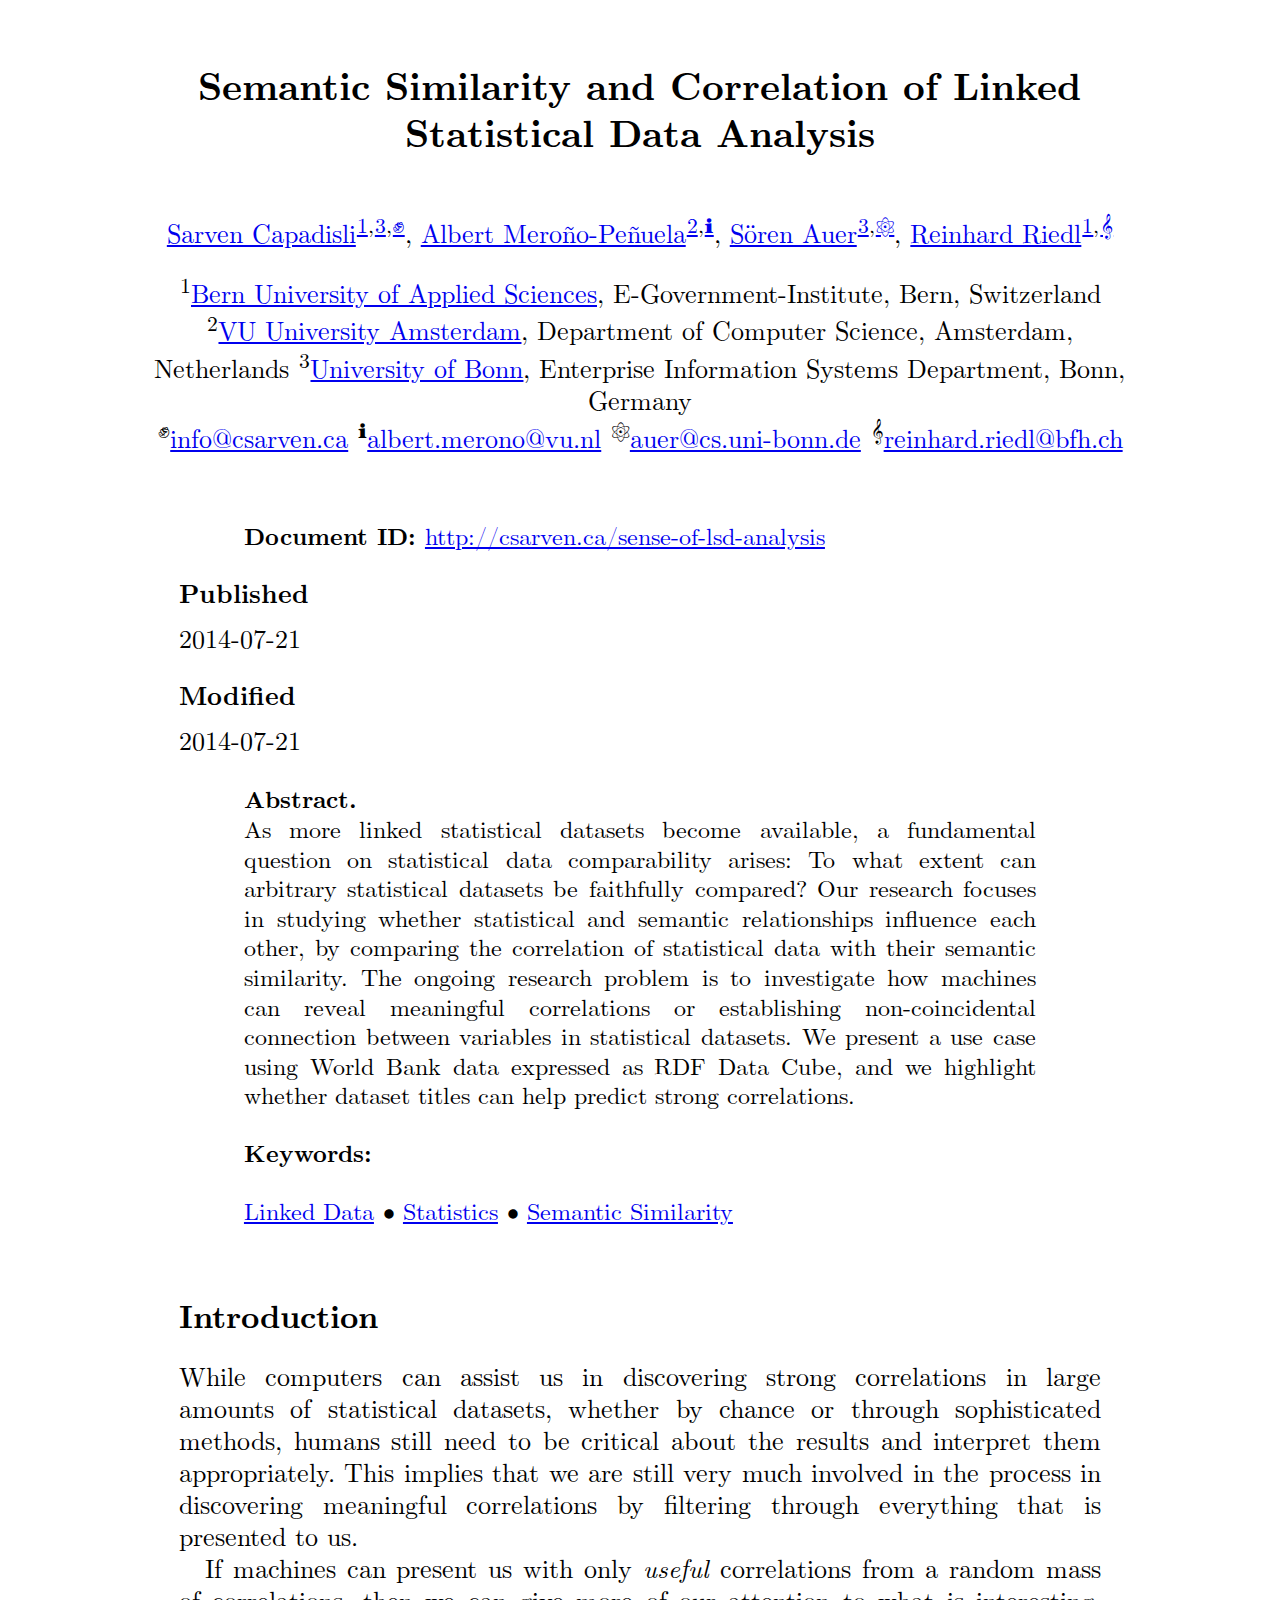
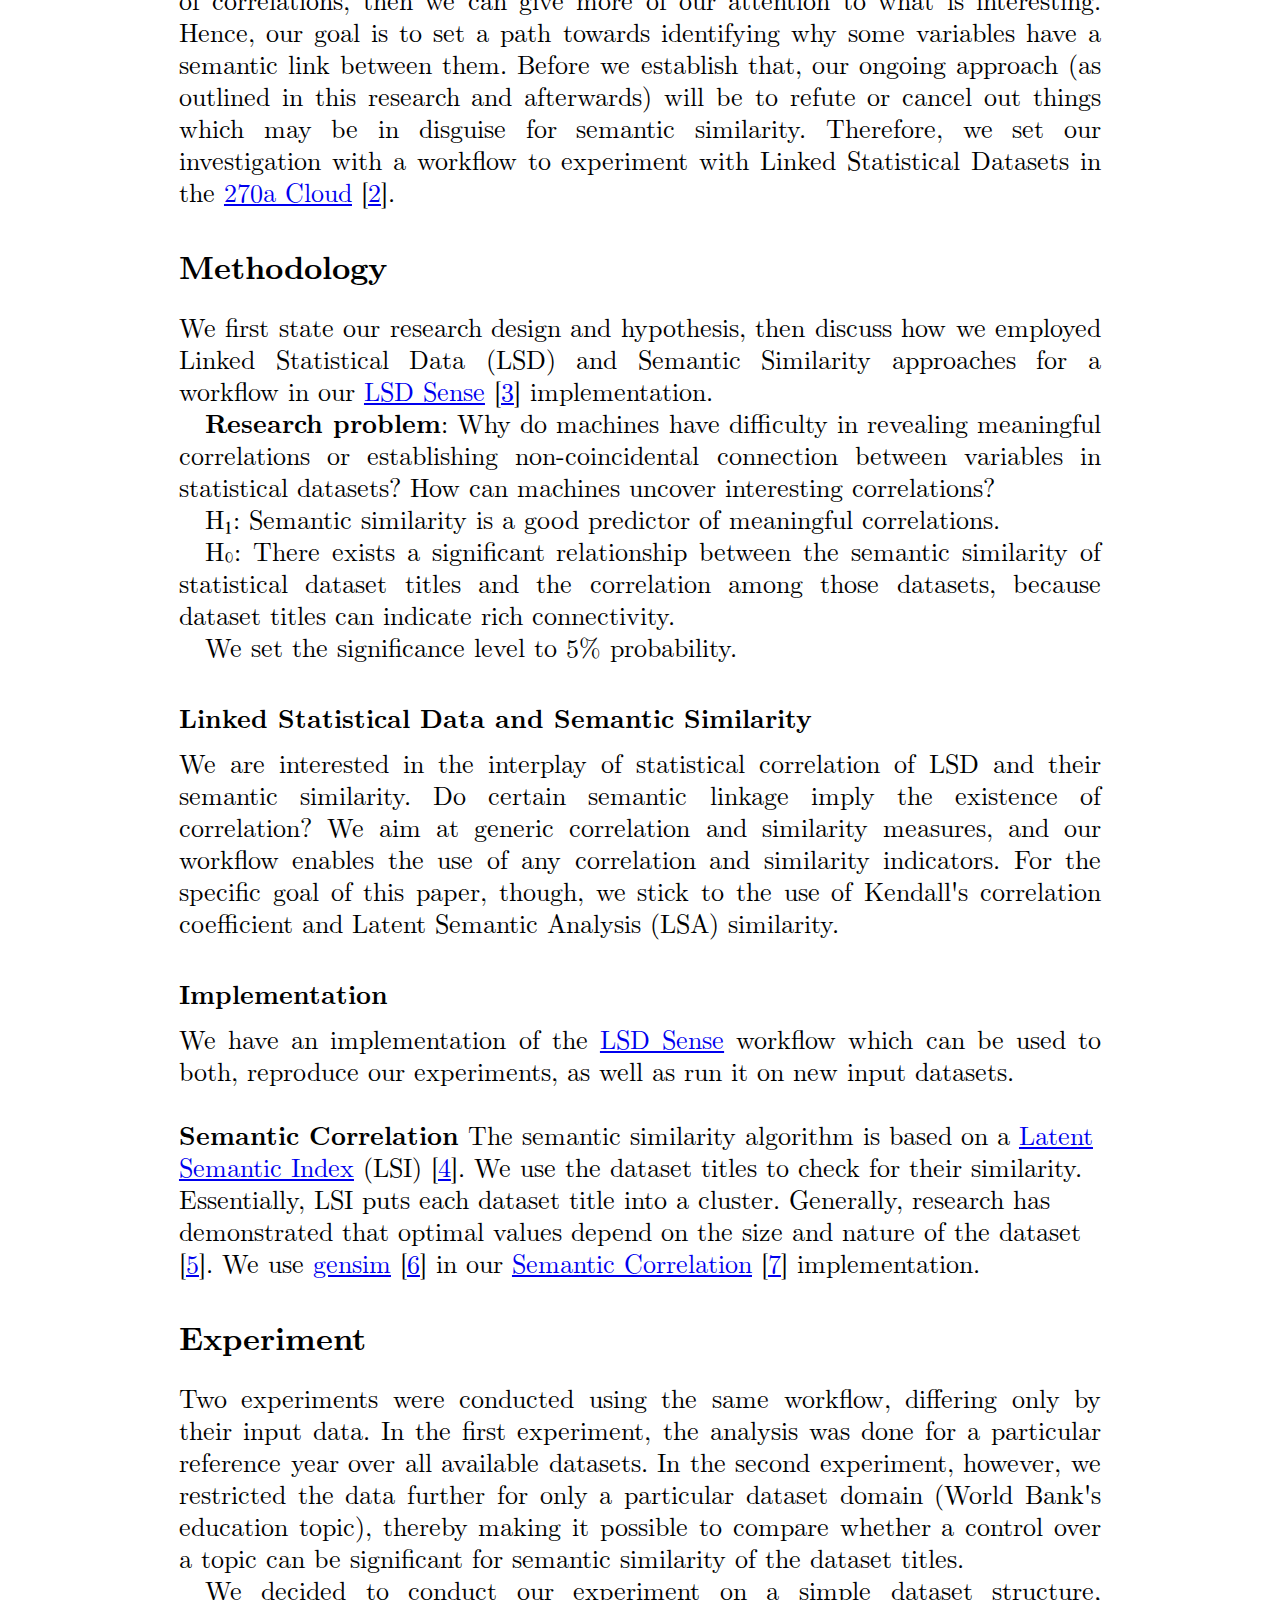
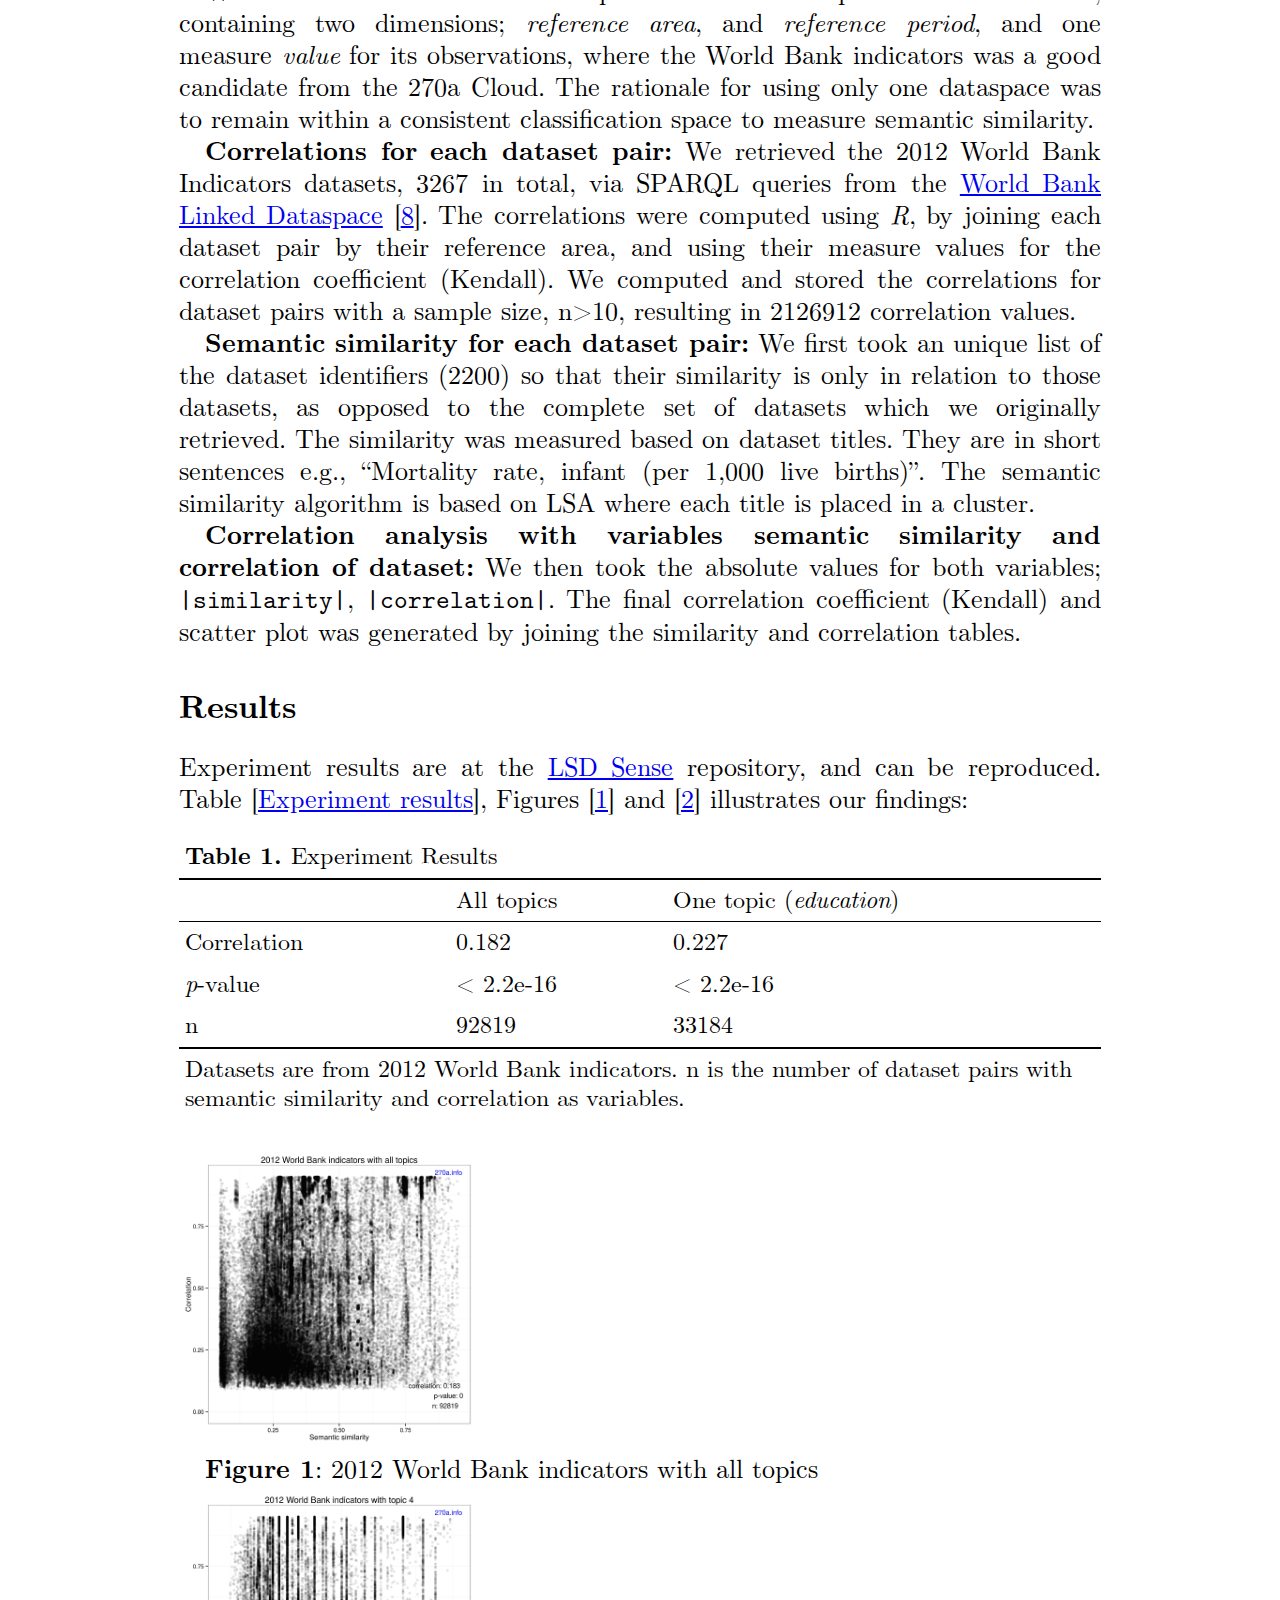
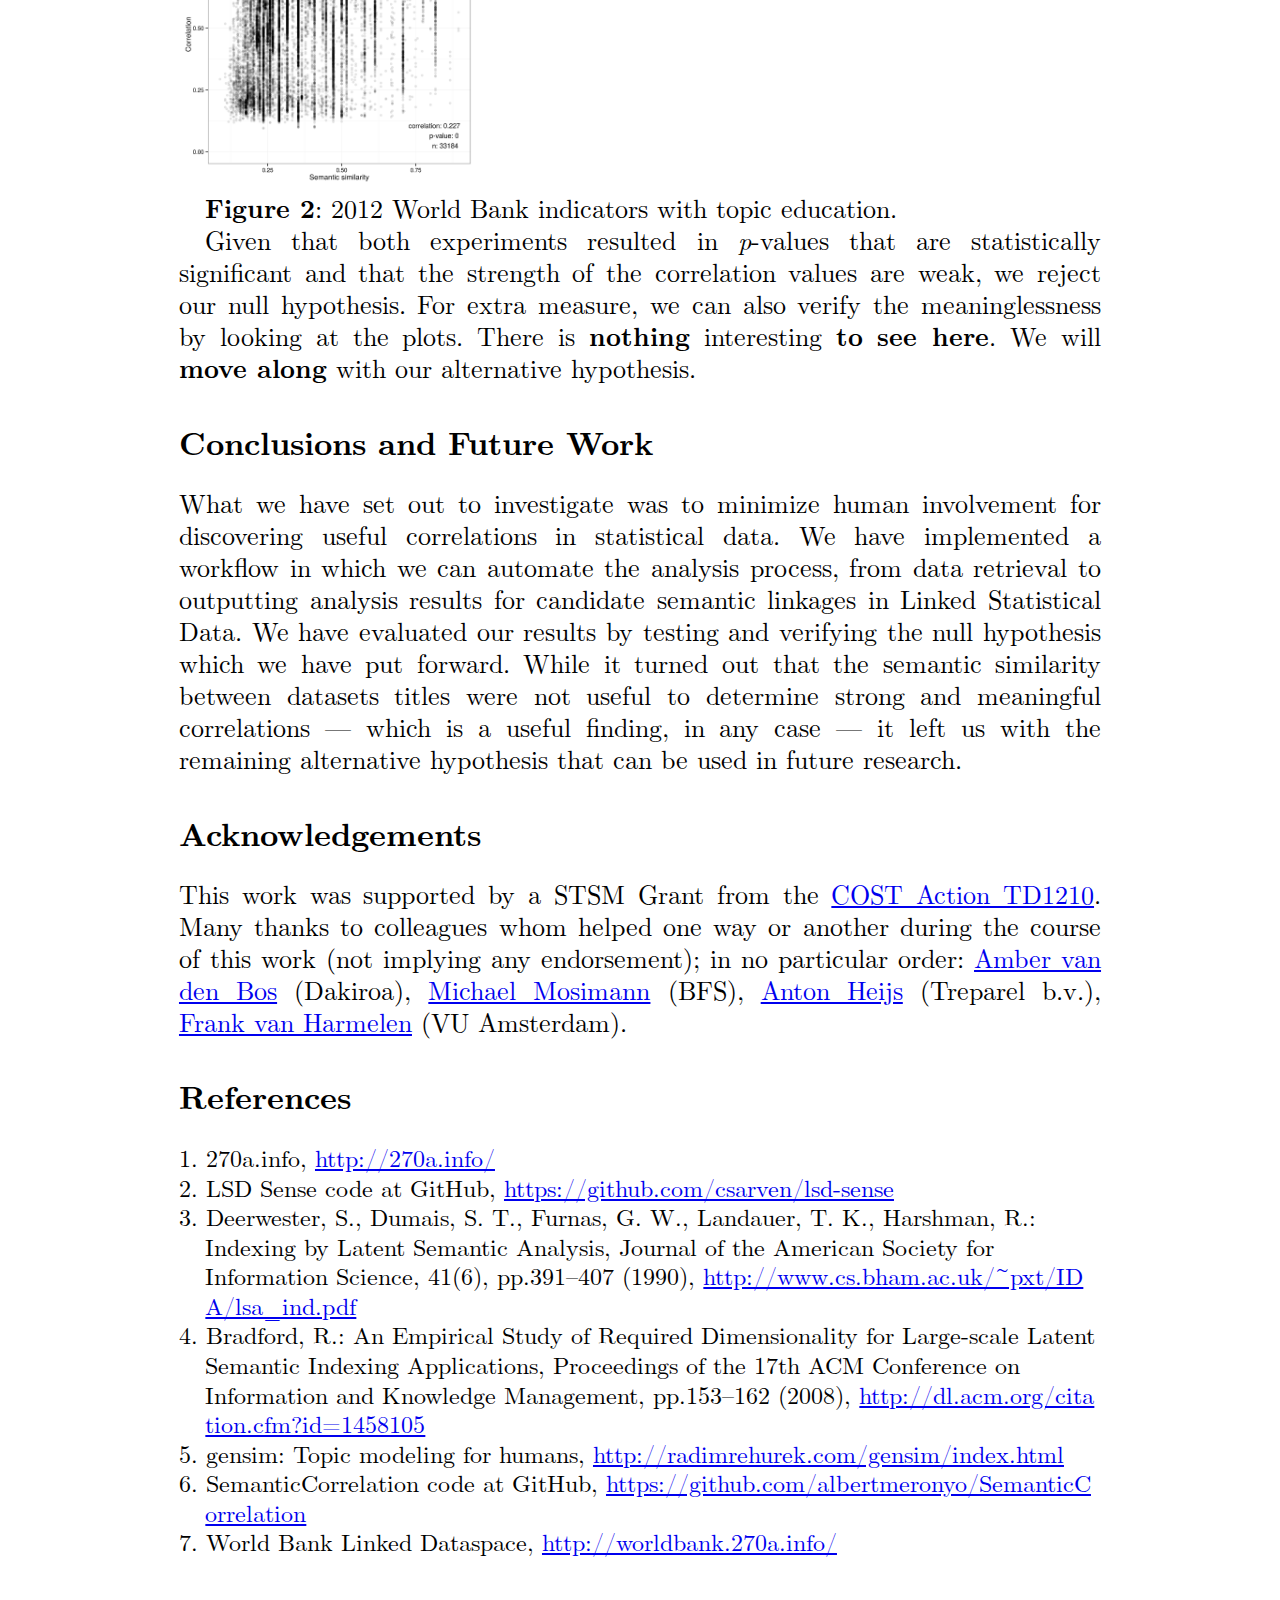
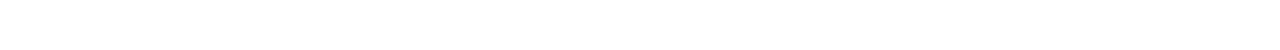
<file: index.4p.html>
<?xml version="1.0" encoding="utf-8"?>
<!DOCTYPE html PUBLIC "-//W3C//DTD XHTML+RDFa 1.0//EN" "http://www.w3.org/MarkUp/DTD/xhtml-rdfa-1.dtd">
<html xmlns="http://www.w3.org/1999/xhtml"
    xmlns:xsd="http://www.w3.org/2001/XMLSchema#"
    xmlns:rdf="http://www.w3.org/1999/02/22-rdf-syntax-ns#"
    xmlns:rdfs="http://www.w3.org/2000/01/rdf-schema#"
    xmlns:owl="http://www.w3.org/2002/07/owl#"
    xmlns:rsa="http://www.w3.org/ns/auth/rsa#"
    xmlns:cert="http://www.w3.org/ns/auth/cert#"
    xmlns:dcterms="http://purl.org/dc/terms/"
    xmlns:foaf="http://xmlns.com/foaf/0.1/"
    xmlns:v="http://www.w3.org/2006/vcard/ns#"
    xmlns:cc="http://creativecommons.org/ns#"
    xmlns:dbr="http://dbpedia.org/resource/"
    xmlns:dbp="http://dbpedia.org/property/"
    xmlns:wgs="http://www.w3.org/2003/01/geo/wgs84_pos#"
    xmlns:cal="http://www.w3.org/2002/12/cal/ical#"
    xmlns:org="http://www.w3.org/ns/org#"
    xmlns:biblio="http://purl.org/net/biblio#"
    xmlns:schema="http://schema.org/"
    xmlns:skos="http://www.w3.org/2004/02/skos/core#"
    xmlns:sio="http://semanticscience.org/resource/"
    xmlns:opmw="http://www.opmw.org/ontology/"
    xmlns:prov="http://www.w3.org/ns/prov#"
    xmlns:deo="http://purl.org/spar/deo/"
    xmlns:sro="http://salt.semanticauthoring.org/ontologies/sro#"

    xmlns:this="http://csarven.ca/sense-of-lsd-analysis"

    xml:lang="en">
    <head>
        <meta http-equiv="Content-Type" content="text/html;charset=utf-8"/>
        <title property="dcterms:title">Semantic Similarity and Correlation of Linked Statistical Data Analysis</title>
        <meta name="description" property="dcterms:abstract" content="Linked Statistical Datasets Semantic Similarity and Correlation"/>
        <link rel="stylesheet" type="text/css" media="all" href="lncs.css"/>
    </head>

    <body about="[this:]" typeof="foaf:Document sioc:Post biblio:Paper prov:Entity" id="article" class="hfeed journal">
        <div id="wrapper">
            <div class="main hentry">
                <h1 class="entry-title" property="dcterms:title">Semantic Similarity and Correlation of Linked Statistical Data Analysis</h1>

                <div id="authors">
                    <dl about="[this:]">
                        <dt>Authors</dt>
                        <dd id="author_1" class="entry-author author_corresponding" rel="dcterms:creator dcterms:publisher dcterms:contributor"><a href="http://csarven.ca/#i" property="foaf:name">Sarven Capadisli</a><sup><a href="#author_org_1">1</a></sup><sup><a href="#author_org_3">3</a></sup><sup><a href="#author_email_1">&#x270A;</a></sup></dd>
                        <dd id="author_2" class="entry-author" rel="dcterms:contributor"><a href="http://www.albertmeronyo.org/" property="foaf:name">Albert Meroño-Peñuela</a><sup><a href="#author_org_2">2</a></sup><sup><a href="#author_email_2">&#x2139;</a></sup></dd>
                        <dd id="author_3" class="entry-author" rel="dcterms:contributor"><a href="http://aksw.org/SoerenAuer" property="foaf:name">Sören Auer</a><sup><a href="#author_org_3">3</a></sup><sup><a href="#author_email_3">&#x269B;</a></sup></dd>
                        <dd id="author_4" class="entry-author" rel="dcterms:contributor"><a href="http://www.wirtschaft.bfh.ch/de/ueber_uns/kontakt/detailseite.html?tx_bfhpersonalpages_p=rer2&#38;tx_bfhpersonalpages_screen=data" property="foaf:name">Reinhard Riedl</a><sup><a href="#author_org_1">1</a></sup><sup><a href="#author_email_4">&#x1D11E;</a></sup></dd>
                    </dl>

                    <ul id="author_orgs">
                        <li id="author_org_1"><sup>1</sup><a about="http://csarven.ca/#i" rel="org:memberOf" href="http://bfh.ch/">Bern University of Applied Sciences</a>, E-Government-Institute, Bern, Switzerland</li>
                        <li id="author_org_2"><sup>2</sup><a about="http://www.albertmeronyo.org/" rel="org:memberOf" href="http://vu.nl/">VU University Amsterdam</a>, Department of Computer Science, Amsterdam, Netherlands</li>
                        <li id="author_org_3"><sup>3</sup><a about="http://aksw.org/SoerenAuer" rel="org:memberOf" href="http://uni-bonn.de/">University of Bonn</a>, Enterprise Information Systems Department, Bonn, Germany</li>
                    </ul>

                    <ul id="author_emails">
                        <li id="author_email_1"><sup>&#x270A;</sup><a about="http://csarven.ca/#i" rel="foaf:mbox" href="mailto:info@csarven.ca" class="author_email">info@csarven.ca</a></li>
                        <li id="author_email_2"><sup>&#x2139;</sup><a about="http://www.albertmeronyo.org/" rel="foaf:mbox" href="mailto:albert.merono@vu.nl" class="author_email">albert.merono@vu.nl</a></li>
                        <li id="author_email_3"><sup>&#x269B;</sup><a about="http://aksw.org/SoerenAuer" rel="foaf:mbox" href="mailto:auer@cs.uni-bonn.de">auer@cs.uni-bonn.de</a></li>
                        <li id="author_email_4"><sup>&#x1D11E;</sup><a about="http://www.wirtschaft.bfh.ch/de/ueber_uns/kontakt/detailseite.html?tx_bfhpersonalpages_p=rer2&#38;tx_bfhpersonalpages_screen=data" rel="foaf:mbox" href="mailto:reinhard.riedl@bfh.ch">reinhard.riedl@bfh.ch</a></li>
                    </ul>
                    <span about="http://csarven.ca/#i" rel="org:memberOf" resource="http://uni-bonn.de/"></span>
                    <span about="http://www.wirtschaft.bfh.ch/de/ueber_uns/kontakt/detailseite.html?tx_bfhpersonalpages_p=rer2&#38;tx_bfhpersonalpages_screen=data" rel="org:memberOf" resource="http://bfh.ch/"></span>
                </div>

                <dl id="document-identifier">
                    <dt>Document ID</dt>
                    <dd><a href="http://csarven.ca/sense-of-lsd-analysis">http://csarven.ca/sense-of-lsd-analysis</a></dd>
                </dl>

                <dl id="document-submitted">
                    <dt>Published</dt>
                    <dd property="dcterms:published" content="2014-07-21T09:00:00Z">2014-07-21</dd>
                    <dt>Modified</dt>
                    <dd property="dcterms:modified" content="2014-07-21T09:00:00Z">2014-07-21</dd>
                </dl>

                <dl id="document-license">
                    <dt>License</dt>
                    <dd><a about="[this:]" rel="license cc:license" href="http://creativecommons.org/licenses/by-sa/4.0/" title="Creative Commons Attribution-ShareAlike 4.0 Unported">CC BY-SA 4.0</a></dd>
                </dl>

                <dl id="document-purpose">
                    <dt>Purpose</dt>
                    <dd property="schema:purpose">Making &#8220;sense&#8221; of Linked Statistical Data and Analysis.</dd>
                </dl>

                <div property="dcterms:description" id="content" class="entry-content">
                    <div id="abstract">
                        <h2>Abstract</h2>
                        <p property="dcterms:abstract" class="entry-summary">As more linked statistical datasets become available, a fundamental question on statistical data comparability arises: To what extent can arbitrary statistical datasets be faithfully compared? Our research focuses in studying whether statistical and semantic relationships influence each other, by comparing the correlation of statistical data with their semantic similarity. The ongoing research problem is to investigate how machines can reveal meaningful correlations or establishing non-coincidental connection between variables in statistical datasets. We present a use case using World Bank data expressed as RDF Data Cube, and we highlight whether dataset titles can help predict strong correlations.</p>
                    </div>

                    <div id="keywords">
                        <h2>Keywords</h2>
                        <ul rel="dcterms:subject">
                            <li><a resource="http://dbpedia.org/resource/Linked_Data" href="http://en.wikipedia.org/wiki/Linked_Data">Linked Data</a></li>
                            <li><a resource="http://dbpedia.org/resource/Statistics" href="http://en.wikipedia.org/wiki/Statistics">Statistics</a></li>
                            <li><a resource="http://dbpedia.org/resource/Semantic_similarity" href="http://en.wikipedia.org/wiki/Semantic_similarity">Semantic Similarity</a></li>
                        </ul>
                    </div>


                    <h2 id="introduction" about="[this:]" rel="dcterms:hasPart" resource="[this:#introduction]">Introduction</h2>
                    <div about="[this:#introduction]" typeof="deo:Introduction" property="dcterms:description">
                        <p>While computers can assist us in discovering strong correlations in large amounts of statistical datasets, whether by chance or through sophisticated methods, humans  still need to be critical about the results and interpret them appropriately. This implies that we are still very much involved in the process in discovering meaningful correlations by filtering through everything that is presented to us.</p>

                        <p about="[#this:motivation]" typeof="sro:Motivation" property="dcterms:description">If machines can present us with only <em>useful</em> correlations from a random mass of correlations, then we can give more of our attention to what is interesting. Hence, our goal is to set a path towards identifying why some variables have a semantic link between them. Before we establish that, our ongoing approach (as outlined in this research and afterwards) will be to refute or cancel out things which may be in disguise for semantic similarity. Therefore, we set our investigation with a workflow to experiment with Linked Statistical Datasets in the <a href="http://270a.info/">270a Cloud</a> [<a href="#r_2">2</a>].</p>
                    </div>

                    <h2 id="methodology" about="[this:]" rel="dcterms:hasPart" resource="[this:#methodology]">Methodology</h2>
                    <p>We first state our research design and hypothesis, then discuss how we employed Linked Statistical Data (LSD) and Semantic Similarity approaches for a workflow in our <a href="https://github.com/csarven/lsd-sense">LSD Sense</a> [<a href="#r_3">3</a>] implementation.</p>

                    <p><strong>Research problem</strong>: Why do machines have difficulty in revealing meaningful correlations or establishing non-coincidental connection between variables in statistical datasets? How can machines uncover interesting correlations?</p>

                    <p id="hypothesis-alternative" about="[this:#hypothesis-alternative]" typeof="sio:SIO_000284" property="rdfs:label">H&#8321;: Semantic similarity is a good predictor of meaningful correlations.</p>

                    <p id="hypothesis-null" about="[this:#hypothesis-null]" typeof="sio:SIO_000284" property="rdfs:label">H&#8320;: There exists a significant relationship between the semantic similarity of statistical dataset titles and the correlation among those datasets, because dataset titles can indicate rich connectivity.</p>
                    <span about="[this:#variable-semantic-similarity-lsd-titles]" typeof="sio:SIO_000367" property="rdfs:label" content="semantic similarity"></span><span about="[this:#variable-correlation-lsd]" typeof="sio:SIO_000367" property="rdfs:label" content="correlation"></span>

                    <p>We set the significance level to 5% probability.</p>

                    <h3 id="semantic-similarity">Linked Statistical Data and Semantic Similarity</h3>
                    <p>We are interested in the interplay of statistical correlation of LSD and their semantic similarity. Do certain semantic linkage imply the existence of correlation? We aim at generic correlation and similarity measures, and our workflow enables the use of any correlation and similarity indicators. For the specific goal of this paper, though, we stick to the use of Kendall's correlation coefficient and Latent Semantic Analysis (LSA) similarity.</p>

                    <h3 id="implementation">Implementation</h3>
                    <p>We have an implementation of the <a href="https://github.com/csarven/lsd-sense">LSD Sense</a> workflow which can be used to both, reproduce our experiments, as well as run it on new input datasets.</p>

                    <h4 id="semantic-correlation">Semantic Correlation</h4>
                    <p>The semantic similarity algorithm is based on a <a href="http://www.cs.bham.ac.uk/~pxt/IDA/lsa_ind.pdf">Latent Semantic Index</a> (LSI) [<a href="#r_4">4</a>]. We use the dataset titles to check for their similarity. Essentially, LSI puts each dataset title into a cluster. Generally, research has demonstrated that optimal values depend on the size and nature of the dataset [<a href="#r_5">5</a>]. We use <a href="http://radimrehurek.com/gensim/index.html">gensim</a> [<a href="#r_6">6</a>] in our <a href="https://github.com/albertmeronyo/SemanticCorrelation">Semantic Correlation</a> [<a href="#r_7">7</a>] implementation.</p>


                    <h2 id="experiment" about="[this:]" rel="dcterms:hasPart" resource="[this:#experiment]">Experiment</h2>
                    <div about="[this:#experiment]" typeof="sio:SIO_000994 deo:Materials">
                        <p>Two experiments were conducted using the same workflow, differing only by their input data. In the first experiment, the analysis was done for a particular reference year over all available datasets. In the second experiment, however, we restricted the data further for only a particular dataset domain (World Bank's education topic), thereby making it possible to compare whether a control over a topic can be significant for semantic similarity of the dataset titles.</p>

                        <p>We decided to conduct our experiment on a simple dataset structure, containing two dimensions; <em>reference area</em>, and <em>reference period</em>, and one measure <em>value</em> for its observations, where the World Bank indicators was a good candidate from the 270a Cloud. The rationale for using only one dataspace was to remain within a consistent classification space to measure semantic similarity.</p>

                        <p id="experiment-workflow-worldbank-correlations"><strong>Correlations for each dataset pair:</strong> We retrieved the 2012 World Bank Indicators datasets, 3267 in total, via SPARQL queries from the <a href="http://worldbank.270a.info/">World Bank Linked Dataspace</a> [<a href="#r_8">8</a>]. The correlations were computed using <em>R</em>, by joining each dataset pair by their reference area, and using their measure values for the correlation coefficient (Kendall). We computed and stored the correlations for dataset pairs with a sample size, n&gt;10, resulting in 2126912 correlation values.</p>

                        <p id="experiment-workflow-worldbank-similarity"><strong>Semantic similarity for each dataset pair:</strong> We first took an unique list of the dataset identifiers (2200) so that their similarity is only in relation to those datasets, as opposed to the complete set of datasets which we originally retrieved. The similarity was measured based on dataset titles. They are in short sentences e.g., <q>Mortality rate, infant (per 1,000 live births)</q>. The semantic similarity algorithm is based on LSA where each title is placed in a cluster.</p>

                        <p id="experiment-workflow-worldbank-similarity-correlations"><strong>Correlation analysis with variables semantic similarity and correlation of dataset:</strong> We then took the absolute values for both variables; <code>&#x7c;similarity&#x7c;</code>, <code>&#x7c;correlation&#x7c;</code>. The final correlation coefficient (Kendall) and scatter plot was generated by joining the similarity and correlation tables.</p>
                    </div>



                    <h2 id="results" about="[this:]" rel="dcterms:hasPart" resource="[this:#results]">Results</h2>
                    <div about="[this:#results]" typeof="deo:Results" property="dcterms:description">
                        <p>Experiment results are at the <a href="https://github.com/csarven/lsd-sense">LSD Sense</a> repository, and can be reproduced. Table [<a href="#experiment-results">Experiment results</a>], Figures [<a href="#figure_lsd-sense-worldbank-2012">1</a>] and [<a href="#figure_lsd-sense-worldbank-2012-topic-4">2</a>] illustrates our findings:</p>

                        <table id="experiment-results">
                            <caption>Experiment Results</caption>
                            <thead>
                                <tr>
                                    <th></th>
                                    <th>All topics</th>
                                    <th>One topic (<em>education</em>)</th>
                                </tr>
                            </thead>
                            <tfoot>
                                <tr><td colspan="3">Datasets are from 2012 World Bank indicators. n is the number of dataset pairs with semantic similarity and correlation as variables.</td></tr>
                            </tfoot>
                            <tbody>
                                <tr><th>Correlation</th><td>0.182</td><td>0.227</td></tr>
                                <tr><th><em>p</em>-value</th><td>&lt; 2.2e-16</td><td>&lt; 2.2e-16</td></tr>
                                <tr><th>n</th><td>92819</td><td>33184</td></tr>
                            </tbody>
                        </table>

                        <div class="figure-column-2">
                            <div class="figure" id="figure_lsd-sense-worldbank-2012">
                                <img src="lsd-sense-worldbank-2012.png" width="300" height="300" alt="Figure of scatter plot showing 2012 World Bank indicators with all topics"/>
                                <p><strong>Figure 1</strong>: 2012 World Bank indicators with all topics</p>
                            </div>
                            <div class="figure" id="figure_lsd-sense-worldbank-2012-4">
                                <img src="lsd-sense-worldbank-2012-4.png" width="300" height="300" alt="Figure of scatter plot showing 2012 World Bank indicators with topic education"/>
                                <p><strong>Figure 2</strong>: 2012 World Bank indicators with topic education.</p>
                            </div>
                        </div>

                        <p>Given that both experiments resulted in <em>p</em>-values that are statistically significant and that the strength of the correlation values are weak, we reject our null hypothesis. For extra measure, we can also verify the meaninglessness by looking at the plots. There is <strong>nothing</strong> interesting <strong>to see here</strong>. We will <strong>move along</strong> with our alternative hypothesis.</p>
                    </div>


                    <h2 id="conclusion" about="[this:]" rel="dcterms:hasPart" resource="[this:#conclusion]">Conclusions and Future Work</h2>
                    <div about="[this:#conclusion]" typeof="sro:Conclusion" property="dcterms:description">
                        <p>What we have set out to investigate was to minimize human involvement for discovering useful correlations in statistical data. We have implemented a workflow in which we can automate the analysis process, from data retrieval to outputting analysis results for candidate semantic linkages in Linked Statistical Data. We have evaluated our results by testing and verifying the null hypothesis which we have put forward. While it turned out that the semantic similarity between datasets titles were not useful to determine strong and meaningful correlations &#8212; which is a useful finding, in any case &#8212; it left us with the remaining alternative hypothesis that can be used in future research.</p>
                    </div>

                    <h2 id="acknowledgements" about="[this:]" rel="dcterms:hasPart" resource="[this:#acknowledgements]">Acknowledgements</h2>
                    <div about="[this:#acknowledgements]" typeof="deo:Acknowledgements" property="dcterms:description">
                        <p>This work was supported by a STSM Grant from the <a href="http://www.cost.eu/domains_actions/mpns/Actions/TD1210">COST Action TD1210</a>. Many thanks to colleagues whom helped one way or another during the course of this work (not implying any endorsement); in no particular order: <a href="http://bosamber.wordpress.com/">Amber van den Bos</a> (Dakiroa), <a href="http://www.wirtschaft.bfh.ch/de/ueber_uns/kontakt/detailseite.html?tx_bfhpersonalpages_p=mam10&#38;tx_bfhpersonalpages_screen=data">Michael Mosimann</a> (BFS), <a href="http://nl.linkedin.com/pub/anton-heijs/1/489/861">Anton Heijs</a> (Treparel b.v.), <a href="http://en.wikipedia.org/wiki/Frank_van_Harmelen">Frank van Harmelen</a> (VU Amsterdam).</p>
                    </div>

                    <div id="references">
                        <h2>References</h2>
                        <ol class="references" about="[this:]">
<li id="r_2">270a.info, <a rel="dcterms:references" href="http://270a.info/">http://270a.info/</a></li>
<li id="r_3">LSD Sense code at GitHub, <a rel="dcterms:references" href="https://github.com/csarven/lsd-sense">https://github.com/csarven/lsd-sense</a></li>
<li id="r_4">Deerwester, S., Dumais, S. T., Furnas, G. W., Landauer, T. K., Harshman, R.: Indexing by Latent Semantic Analysis, Journal of the American Society for Information Science, 41(6), pp.391–407 (1990), <a rel="dcterms:references" href="http://www.cs.bham.ac.uk/~pxt/IDA/lsa_ind.pdf">http://www.cs.bham.ac.uk/~pxt/IDA/lsa_ind.pdf</a></li>
<li id="r_5">Bradford, R.: An Empirical Study of Required Dimensionality for Large-scale Latent Semantic Indexing Applications, Proceedings of the 17th ACM Conference on Information and Knowledge Management, pp.153–162 (2008), <a rel="dcterms:references" href="http://dl.acm.org/citation.cfm?id=1458105">http://dl.acm.org/citation.cfm?id=1458105</a></li>
<li id="r_6">gensim: Topic modeling for humans, <a rel="dcterms:references" href="http://radimrehurek.com/gensim/index.html">http://radimrehurek.com/gensim/index.html</a></li>
<li id="r_7">SemanticCorrelation code at GitHub, <a rel="dcterms:references" href="https://github.com/albertmeronyo/SemanticCorrelation">https://github.com/albertmeronyo/SemanticCorrelation</a></li>
<li id="r_8">World Bank Linked Dataspace, <a rel="dcterms:references" href="http://worldbank.270a.info/">http://worldbank.270a.info/</a></li>
                        </ol>
                    </div>
                </div>

            </div>
        </div>
    </body>
</html>
</file>
<file: lncs.css>
/** LNCS
 *
 * Sarven Capadisli <info@csarven.ca> http://csarven.ca/#i
 * http://www.apache.org/licenses/LICENSE-2.0.html Apache License, Version 2.0
 * https://github.com/csarven/linked-research
 */

/*
LNCS template styles: http://www.springer.com/computer/lncs?SGWID=0-164-6-793341-0

Computer Modern Unicode fonts are from http://canopus.iacp.dvo.ru/~panov/cm-unicode/ with X11 License.
*/

@font-face {
font-family: "CMU Serif";
src: local("CMU Serif"), url("cmunrm.otf");
}
@font-face {
font-family: "CMU Serif Bold";
src: local("CMU Serif Bold"), url("cmunbx.otf");
font-weight: bold;
}
@font-face {
font-family: "CMU Serif Italic";
src: local("CMU Serif Italic"), url("cmunti.otf");
font-style: italic;
}
@font-face {
font-family: "CMU Serif Bold Italic";
src: local("CMU Serif Bold Italic"), url("cmunbi.otf");
font-weight: bold;
font-style: italic;
}
@font-face {
font-family: "CMU Serif Monospace";
src: local("CMU Serif Monospace"), url("cmuntt.otf");
}

@media print {
/*
@media print and (width: 210mm) and (height: 297mm) {
@media print and (width: 8.5in) and (height: 11in) {
*/
@page {
/*Standard ISO A4 paper dimensions are:*/
/*210mm x 297mm*/
/*8.27" x 11.69"*/
/*Equivalent A4 paper dimensions in pixels at 300 DPI and 72 DPI respectively are:*/
/*2480 pixels x 3508 pixels (print resolution)*/
/*595 pixels x 842 pixels (screen resolution)*/
/*size: A4;*/
margin:52mm 0;
}

body {
font-size:10pt !important;
margin:0 auto !important;
padding:0 !important;
width:122mm !important;
height:193mm !important; /* A4 - LNCS height*/
}

h1 { font-size:14pt !important; }
h2 { font-size:12pt !important; }
h3 { font-size:10pt !important; }
h4 { font-size:10pt !important; }
h5 { font-size:10pt !important; }
h6 { font-size:9pt !important; }

caption, td, th,
#author-org,
#author-uri,
#abstract *,
#document-identifier *,
#document-published *,
#document-modified *,
#document-appeared *,
#document-in-reply-to *,
#document-license *,
#document-language *,
#document-purpose *,
#document-status *,
#document-format *,
#document-event *,
#keywords *,
#general-terms *,
#categories-and-subject-descriptors *,
#references li,
aside.note {
font-size:9pt !important;
}

.h1 {
font-family: "CMU Serif Bold", serif !important;
font-size:14pt;
}
.h2 {
font-family: "CMU Serif Bold", serif !important;
font-size:12pt;
}
.h3 {
font-family: "CMU Serif Bold", serif !important;
font-size:10pt;
}
.h4 {
font-family: "CMU Serif Bold", serif !important;
font-size:10pt;
}
.h5 {
font-family: "CMU Serif Italic", serif !important;
font-size:10pt;
font-weight:normal;
}
.h6 {
font-family: "CMU Serif Italic", serif !important;
font-size:9pt;
font-weight:normal;
}

a {
text-decoration:none;
color:#000;
}
abbr { border-bottom: none; }
audio { display:none; }
iframe { display:none !important; }

button {
margin:0 !important;
padding:0 !important;
font-size:10pt;
}

.blink {
animation: none;
-webkit-animation: none;
}

object:not([type="text/html"]) { height:auto !important; }
object[type="text/html"] {
width:auto !important;
height:100px !important;
min-height:auto !important;
max-height:100px !important;
}
} /* media print */


* { margin:0; padding:0; filter:none !important; }
img { border:0; }
a abbr { cursor: pointer; border-bottom:0; }
table { border-collapse:collapse; }
tr { vertical-align:top; }
ol { list-style-position:inside; }
h2, h3, h4, h5, h6, p, ul, ol, li, pre, code, samp, audio, video {
orphans: 3;
widows: 3;
}

table, img, object, figure, audio, video, canvas { page-break-inside: avoid; }
object {
width:100%;
min-height:240px;
}
object[type="text/html"] { min-height:480px; }
img { max-width:100%; height:auto; }
video, audio { display:block; max-width:60%; height:auto; margin:0 auto; }
iframe { display:block; margin:0 auto; width:calc(); }


object.slides { display:none; }
.block { display:block; }

#references {
clear:both;
}

#references ol {
counter-reset: list-order;
text-align:left;
}
#references ol li {
counter-increment: list-order;
list-style-position:outside;
list-style-type: none;
margin-left: 1.1em;
font-size:0.923em;
}
#references ol li:before {
content: counter(list-order) ". ";
margin-left: -1.1em;
}


#references a,
table code, table samp {
word-wrap:break-word;
word-break:break-all;
}


body {
color:#000000;
font-family: "CMU Serif", "GNU Unifont", "FreeSerif", "Segoe UI Symbol", serif;
/*font-size:1.689vw;*/
font-size:162.448%;
line-height:1.231;
position:relative;
margin:0 auto;
padding:2.5em 0;
width:35.475em;
-moz-hyphens:auto;
-webkit-hyphens:auto;
-ms-hyphens:auto;
hyphens:auto;
text-rendering:optimizeLegibility;
}
#authors, .authors, #document-status, #keywords, #categories-and-subject-descriptors, #general-terms, #references, pre, code, samp, h1, table *, figcaption {
-moz-hyphens:none;
-webkit-hyphens:none;
-ms-hyphens:none;
hyphens:none;
}

h1,h2,h3,h4, strong, dt, figcaption:before, caption:before, .entry-subtitle {
font-family: "CMU Serif Bold", serif !important;
}
h5,h6, em, cite, dfn, address {
font-family: "CMU Serif Italic", serif !important;
}
h1 em, h2 em, h3 em, h4 em {
font-family: "CMU Serif Bold Italic", serif !important;
}
code, code strong, samp, samp strong pre, kbd, button {
font-family: "CMU Serif Monospace", monospace !important;
}
code strong, samp strong {
font-weight:bold;
}
h5, h5 {
font-weight:normal;
}

p {
text-indent:1em;
}

h1,h2,h3,h4,h5,h6 {
overflow:hidden;
page-break-after: avoid;
line-height:1.231;
}
h1 {
font-size:1.4615em;
margin-bottom:1.5em;
text-align:center;
}
h2 { font-size:1.231em; }
h3 { font-size:1em; }
h4 { font-size:1em; }
h5 { font-size:1em; }
h6 { font-size:0.923em; }

h2 {
margin-top:1.25em;
margin-bottom:0.75em;
}
h3 {
margin-top:1.5em;
margin-bottom:0.5em;
}
h4 {
margin-top:1em;
display:inline;
}
h5 {
display:inline;
}

.h1 {
font-family: "CMU Serif Bold", serif !important;
font-size:1.4615em;
}
.h2 {
font-family: "CMU Serif Bold", serif !important;
font-size:1.231em;
}
.h3 {
font-family: "CMU Serif Bold", serif !important;
font-size:1em;
}
.h4 {
font-family: "CMU Serif Bold", serif !important;
font-size:1em;
}
.h5 {
font-family: "CMU Serif Italic", serif !important;
font-size:1em;
font-weight:normal;
}
.h6 {
font-family: "CMU Serif Italic", serif !important;
font-size:0.923em;
font-weight:normal;
}

h1 span {
display:block;
}

aside.note {
position:relative;
margin:1em 0;
border-top:1px solid #000;
padding-top:0.25em;
font-size:0.923em;
}

aside.note:after {
content:"";
width:50%;
background-color:#fff;
position:absolute;
top:-1px;
right:0;
height:1px;
}

aside.note p {
text-indent:0;
}

article section:not([id=abstract]):not([id=document-status]):not([id=keywords]):not([id=references]):not([id=categories-and-subject-descriptors]):not([id=general-terms]):not([id=appendix]):not([id=contact-us]) {
counter-increment: section;
counter-reset: sub-section;
}
article section:not([id=abstract]):not([id=document-status]):not([id=keywords]):not([id=references]):not([id=categories-and-subject-descriptors]):not([id=general-terms]):not([id=appendix]):not([id=contact-us]) section {
counter-increment: sub-section;
counter-reset: sub-sub-section;
}
article section:not([id=abstract]):not([id=document-status]):not([id=keywords]):not([id=references]):not([id=categories-and-subject-descriptors]):not([id=general-terms]):not([id=appendix]):not([id=contact-us]) section section {
counter-increment: sub-sub-section;
counter-reset: sub-sub-sub-section;
}

article section:not([id=abstract]):not([id=document-status]):not([id=keywords]):not([id=references]):not([id=categories-and-subject-descriptors]):not([id=general-terms]):not([id=appendix]):not([id=contact-us]):not([id^=table-of-]) h2:before {
content: counter(section) "\00a0\00a0\00a0\00a0";
}

article h3:before {
content: counter(section) "." counter(sub-section) "\00a0\00a0\00a0";
}
article h4:after,
article h5:after {
content: ".";
}


h1 + p,
h2 + p,
h3 + p,
h4 + p,
h5 + p,
div > p:first-child,
dl + p ,
ul + p,
figure + p,
audio + p,
video + p,
iframe + p,
blockquote p {
text-indent:0;
}
h1 + p {
margin-bottom:1em;
}



h4 + p,
h5 + p,
h4 + div,
h5 + div,
h4 + div p,
h5 + div p {
display:inline;
text-align:justify;

/*This is a bit hacky.. it appears to work in Webkit and maybe it shouldn't -- breaking words inappropriately*/
/*word-break:break-all;*/

/*
Testing?
text-justify:distribute;
word-break:break-all;
hyphens:auto;
text-wrap:normal;
line-break:normal;
*/
}
h4 + p + p,
h5 + p + p,
h4 + div p + p,
h5 + div p + p {
display:block;
}



h3 + div section:before,
h4 + p:after,
h5 + p:after,
h4 + div p:after,
h5 + div p:after,
section + p:before,
section + dl:before {
content:"\A";
white-space:pre;
}

section + p:before {
text-indent:0;
}

* + h4:before,
caption:before,
* + h5:before,
h4 + h5:before {
content:"\A";
white-space:pre;
}

fieldset {
padding:1em;
}
fieldset ul {
list-style-type:none;
}

pre {
margin:1em 0;
font-size:0.875em;
}

figure.listing pre {
border:1px solid #000;
padding:0.5em;
counter-reset: precode;
}
figure.listing pre code:before,
figure.listing pre samp:before {
position:absolute;
left:-1.75em;
text-align:right;
content: counter(precode);
counter-increment: precode;
}

#authors {
margin:0 auto 2.5em -3%;
text-align:center;
width:106%;
}

#authors dl {
line-height:1;
}

#author-org,
#author-uri,
#abstract h2, #abstract p,
#document-status h2, #document-status p,
#document-identifier dt, #document-identifier dd,
#document-published dt, #document-published dd,
#document-modified dt, #document-modified dd,
#document-appeared dt, #document-appeared dd,
#document-in-reply-to dt, #document-in-reply-to dd,
#document-license dt, #document-license dd,
#document-language dt, #document-language dd,
#document-purpose dt, #document-purpose dd,
#document-format dt, #document-format dd,
#document-event dt, #document-event dd,
#general-terms h2, #general-terms li,
#keywords h2, #keywords li,
#categories-and-subject-descriptors h2, #categories-and-subject-descriptors li {
font-size:0.923em;
}

#author-email,
#author-uri {
font-family: "CMU Serif Monospace", monospace !important;
font-size:0.923em;
}


#authors dl,
#authors ul {
margin:0;
text-align:center;
}

#authors dl,
.authors {
margin-bottom:1em;
}

#authors dd,
#authors li,
.authors dd {
display:inline !important;
margin-bottom:0;
}

#authors dd:not(:empty):after,
#author-email li:not(:empty):after,
#author-org li:not(:empty):after,
#author-uri li:not(:empty):after,
.authors dd:not(:empty):after {
content:",\0020";
}
#authors dd:last-child:after,
#author-email li:last-child:after,
#author-org li:last-child:after,
#author-uri li:last-child:after,
.authors dd:last-child:after {
content:"";
}
#authors sup {
margin-left:1px;
}
#authors sup:after {
content:",";
}
#authors sup:last-child:after,
#authors sup:first-child:after {
content:"" !important;
}

#document-event dt:nth-child(n+2):before,
#document-identifier dt:nth-child(n+2):before {
content:"\A";
white-space:pre;
}

#abstract h2:before,
#document-status h2:before,
#document-purpose dt:before,
#document-published dt:before,
#document-modified dt:before,
#document-appeared dt:before,
#document-in-reply-to dt:before,
#document-license dt:before,
#document-language dt:before,
#document-format dt:before,
#document-event dt:before,
#categories-and-subject-descriptors h2:before,
#keywords h2:before,
#general-terms h2:before,
#acknowledgements h2:before,
#references h2:before,
#appendix h2:before,
#appendix h3:before,
#appendix h4:before,
#contact-us h2:before,
#contact-us h3:before,
#contact-us h4:before {
content: "";
}

#document-identifier dt:after,
#document-purpose dt:after,
#document-published dt:after,
#document-modified dt:after,
#document-appeared dt:after,
#document-in-reply-to dt:after,
#document-license dt:after,
#document-language dt:after,
#document-format dt:after,
#document-event dt:after,
#general-terms h2:after,
#categories-and-subject-descriptors h2:after,
#keywords h2:after {
content: ":";
}


#abstract h2:after,
#document-status h2:after {
content: ".";
}

#abstract h2,
#abstract div, #abstract div *:first-child,
#document-status h2,
#document-status div, #document-status div *:first-child,
#categories-and-subject-descriptors h2,
#categories-and-subject-descriptors div, #categories-and-subject-descriptors div *:first-child,
#general-terms h2,
#general-terms div, #general-terms div *:first-child,
#keywords h2,
#keywords div, #keywords div *:first-child,
#document-identifier dt,
#document-identifier dt + dd,
#document-purpose dt,
#document-purpose dt + dd,
#document-published dt,
#document-published dt + dd,
#document-modified dt,
#document-modified dt + dd,
#document-appeared dt,
#document-appeared dt + dd,
#document-in-reply-to dt,
#document-in-reply-to dt + dd,
#document-license dt,
#document-license dt + dd,
#document-language dt,
#document-language dt + dd,
#document-format dt,
#document-format dd,
#document-event dt,
#document-event dt + dd {
display:inline;
}


#document-purpose {
/*display:none;*/
}


.pages, .pages dt, .pages dd {
display:inline;
}
.pages:before {
content: ",\0020";
}
.pages dt {
font-family: "CMU Serif" !important;
margin-right: 0.5em;
text-transform: lowercase;
}


th:last-child,
td:last-child {
padding-right:0;
}


ol, ul, dd, table {
margin-bottom:1em;
}

figure,
audio,
video,
iframe,
canvas {
margin-top:1em;
margin-bottom:1em;
position:relative;
text-align:center;
}
figure pre,
figcaption {
text-align:left;
}
figure object,
figure img,
figure pre {
margin-bottom:1em;
}

html {
counter-reset: figure 0;
}
body {
counter-reset: listing 0;
}
article {
counter-reset: table 0;
}
figure {
counter-increment:figure;
}
figure.listing {
counter-increment:listing;
}
figure.equation {
counter-increment:equation;
}
table {
counter-increment:table;
}
figure.equation:after {
content: "(" counter(equation) ")";
line-height:0;
position: absolute;
top:45%;
right:0;
}
figcaption:before {
content: "Fig. " counter(figure) ". ";
}
figure.listing figcaption:before {
content: "Listing " counter(listing) ". ";
}
caption:before {
content: "Table " counter(table) ". ";
}


.figure-column-2 {
/*-webkit-column-count:2;*/
/*-webkit-column-width:47.5%;*/
/*-webkit-column-gap:5%;*/
/*-moz-column-count:2;*/
/*-moz-column-width:47.5%;*/
/*-moz-column-gap:5%;*/
/*column-count:2;*/
/*column-column-width:47.5%;*/
/*column-gap:5%;*/
float:left;
width:100%;
}
.figure-column-2 + *{
clear:both;
}
.figure-column-2 figure {
margin-top:0;
width:47.5%;
margin-left:5%;
float:left;
}
.figure-column-2 figure:first-child {
margin-left:0;
}

p + math, ul + math, ol + math, dl + math, dd > math, div + math, section + math {
text-align:center;
margin-top:1em;
margin-bottom:1em;
}
p + math, ul + math, ol + math, dl + math, dd > math, div + math, section + math,
figure math {
display:block;
font-size:0.95em;
}
figure.equation {
counter-increment:equation;
}
figure.equation:after {
content: "(" counter(equation) ")";
line-height:0;
position: absolute;
top:45%;
right:0;
}



#abstract, ol, ul, p, dd {
text-align:justify;
}

p + dl {
margin-top:1.25em;
}

dt {
margin-bottom:0.5em;
}

ul, ol {
margin-top:1em;
}
ul ul,
ol ol {
    margin-left:1em;
}


table {
width:100%;
margin-top:1em;
text-align:left;
}
table + table {
margin-top:2em;
}
caption {
text-align:left;
font-size:0.923em;
border-bottom:2pt solid #000;
padding:0 0.25em 0.25em;
}
thead {
border-bottom:1pt solid #000;
}
tbody {
border-bottom:2pt solid #000;
}
th, td {
padding:0.25em;
vertical-align:baseline;
font-size:0.923em;
}
th {
font-weight:normal;
}

.entry-subtitle {
margin-bottom:1em;
text-align:center;
}

#abstract,
#document-status,
#document-identifier,
#document-purpose,
#document-published,
#document-modified,
#document-appeared,
#document-in-reply-to,
#document-license,
#document-language,
#document-format,
#document-event,
#general-terms,
#categories-and-subject-descriptors,
#keywords {
margin:0 2.5em 1em;
}

#authors dt,
.authors dt {
display:none;
}

#authors p {
text-align:center;
}

#authors li,
#general-terms,
#categories-and-subject-descriptors li,
#keywords li {
list-style-type:none;
}
#general-terms li,
#categories-and-subject-descriptors li,
#keywords li {
display:inline;
}
#categories-and-subject-descriptors li:after {
content:";\0020";
}
#general-terms li:before,
#keywords li:before {
content:"\2022\0020";
}
#document-format dd:after {
content:",\0020";
}
#general-terms li:first-child:before,
#categories-and-subject-descriptors li:last-child:after,
#keywords li:first-child:before,
#document-format dd:last-child:after {
content:"";
}

#general-terms h2,
#categories-and-subject-descriptors h2,
#keywords h2,
#document-identifier dt,
#document-published dt,
#document-modified dt,
#document-appeared dt,
#document-in-reply-to dt,
#document-license dt,
#document-language dt,
#document-status dt,
#document-format dt,
#document-event dt {
text-transform:capitalize;
}

#keywords {
margin-bottom:2.75em;
}
#keywords + #categories-and-subject-descriptors {
margin-top:-1.75em;
}


#content ul {
list-style-position:inside;
margin-bottom:1em;
}


.e-content {
margin-bottom:3em;
}

.entry-author,
.datetimestamp,
.entry-replies,
#header,
#footer,
#comment-write,
.article_labels * {
display:none;
}

body > header,
body > footer {
text-align:center;
}
body > header {
margin-bottom:2em;
}
body > footer {
margin-top:2em;
}

header nav ul {
text-align:center;
}
header nav li {
list-style-type:none;
display:inline;
}
header nav li:before {
content:"\2022\0020";
}
header nav li:first-child:before {
content:"";
}


#document-purpose,
#document-published,
#document-modified,
#document-license {
display:none;
}
.on {
display:block !important;
}
.off {
display:none !important;
}
</file>
